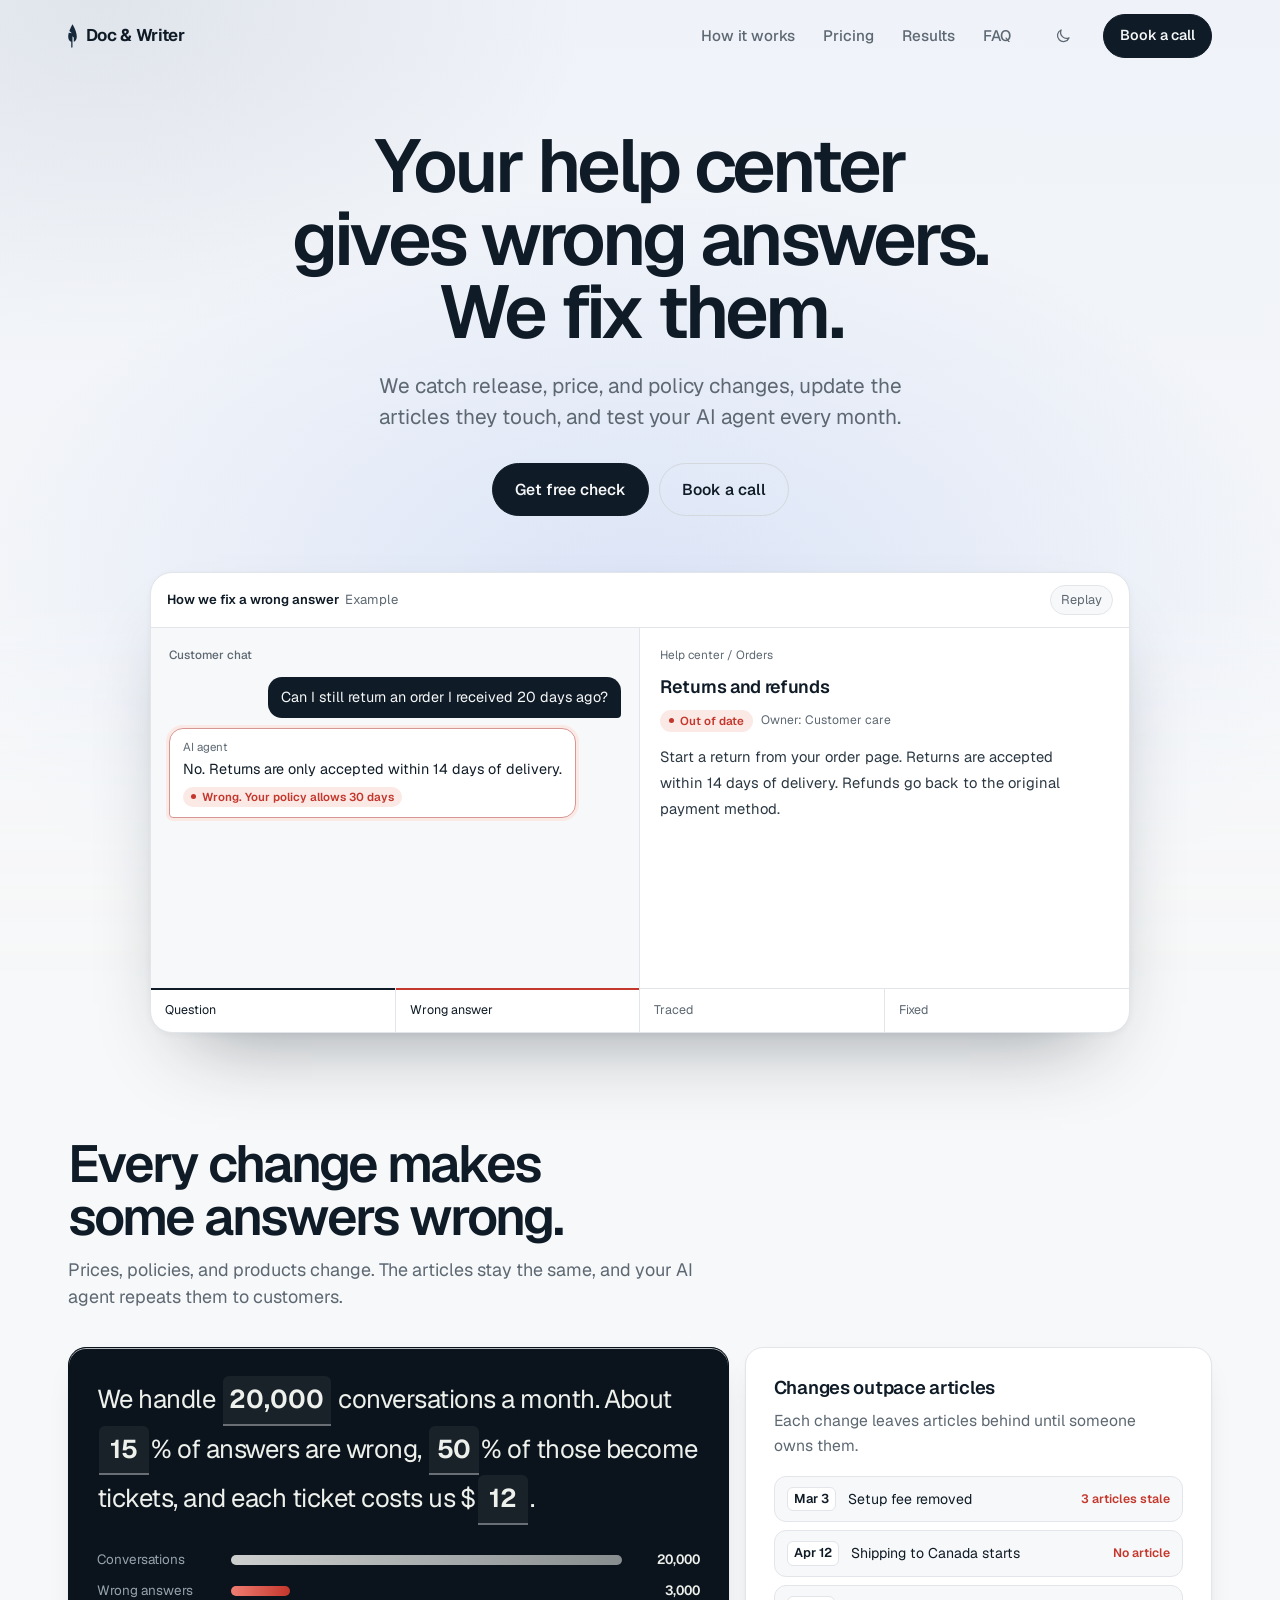
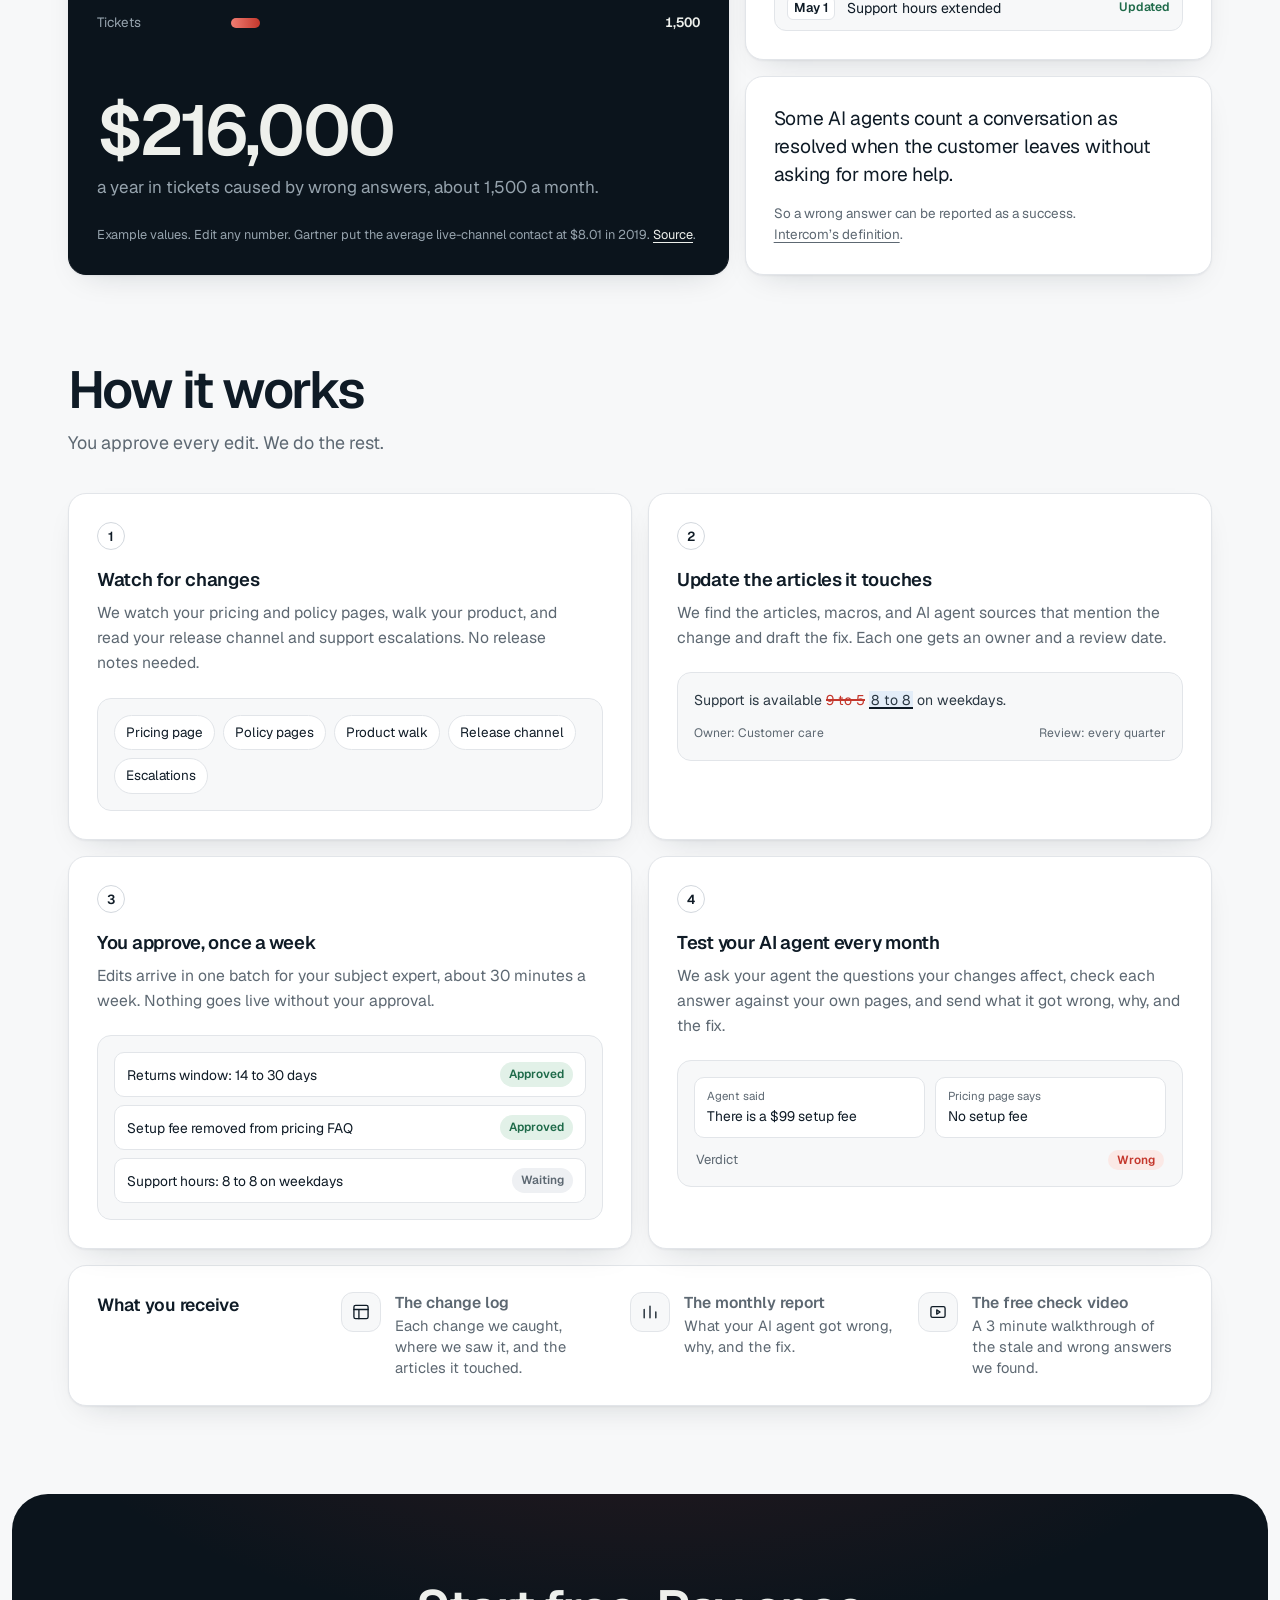
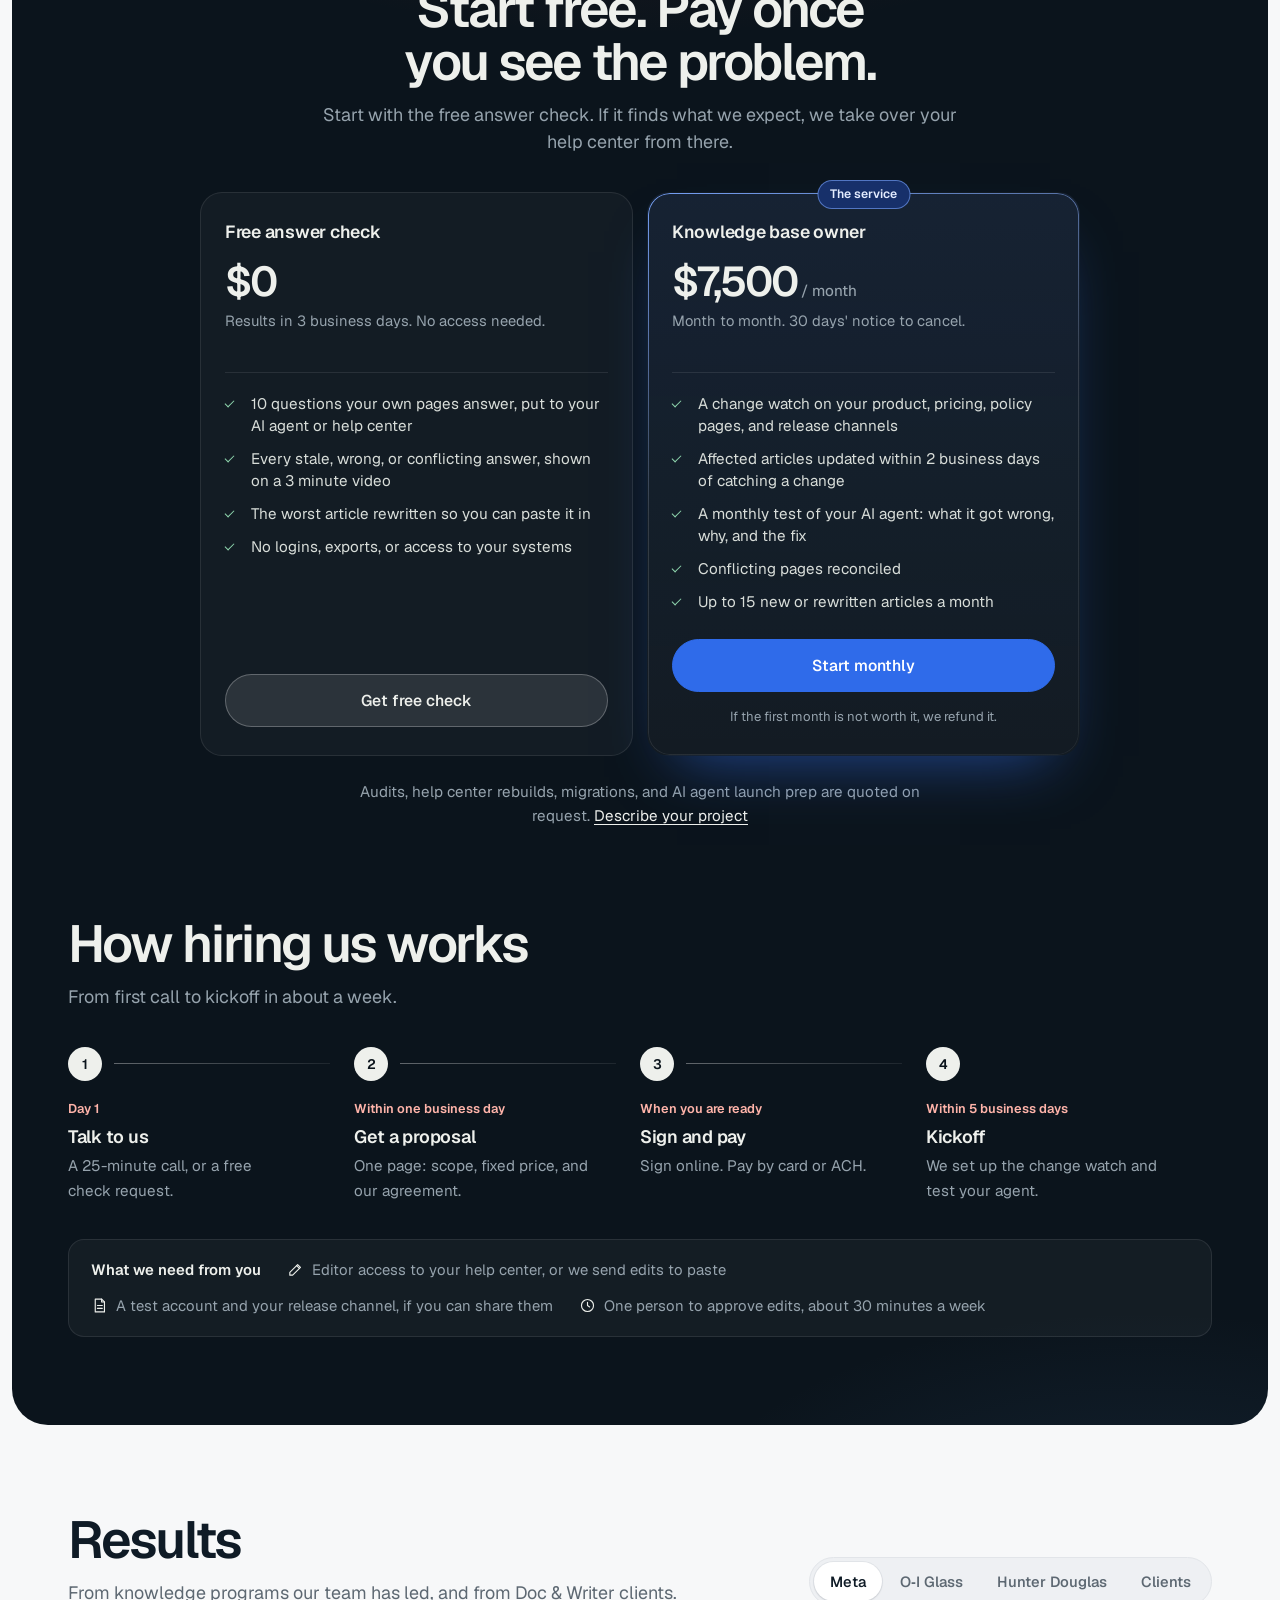
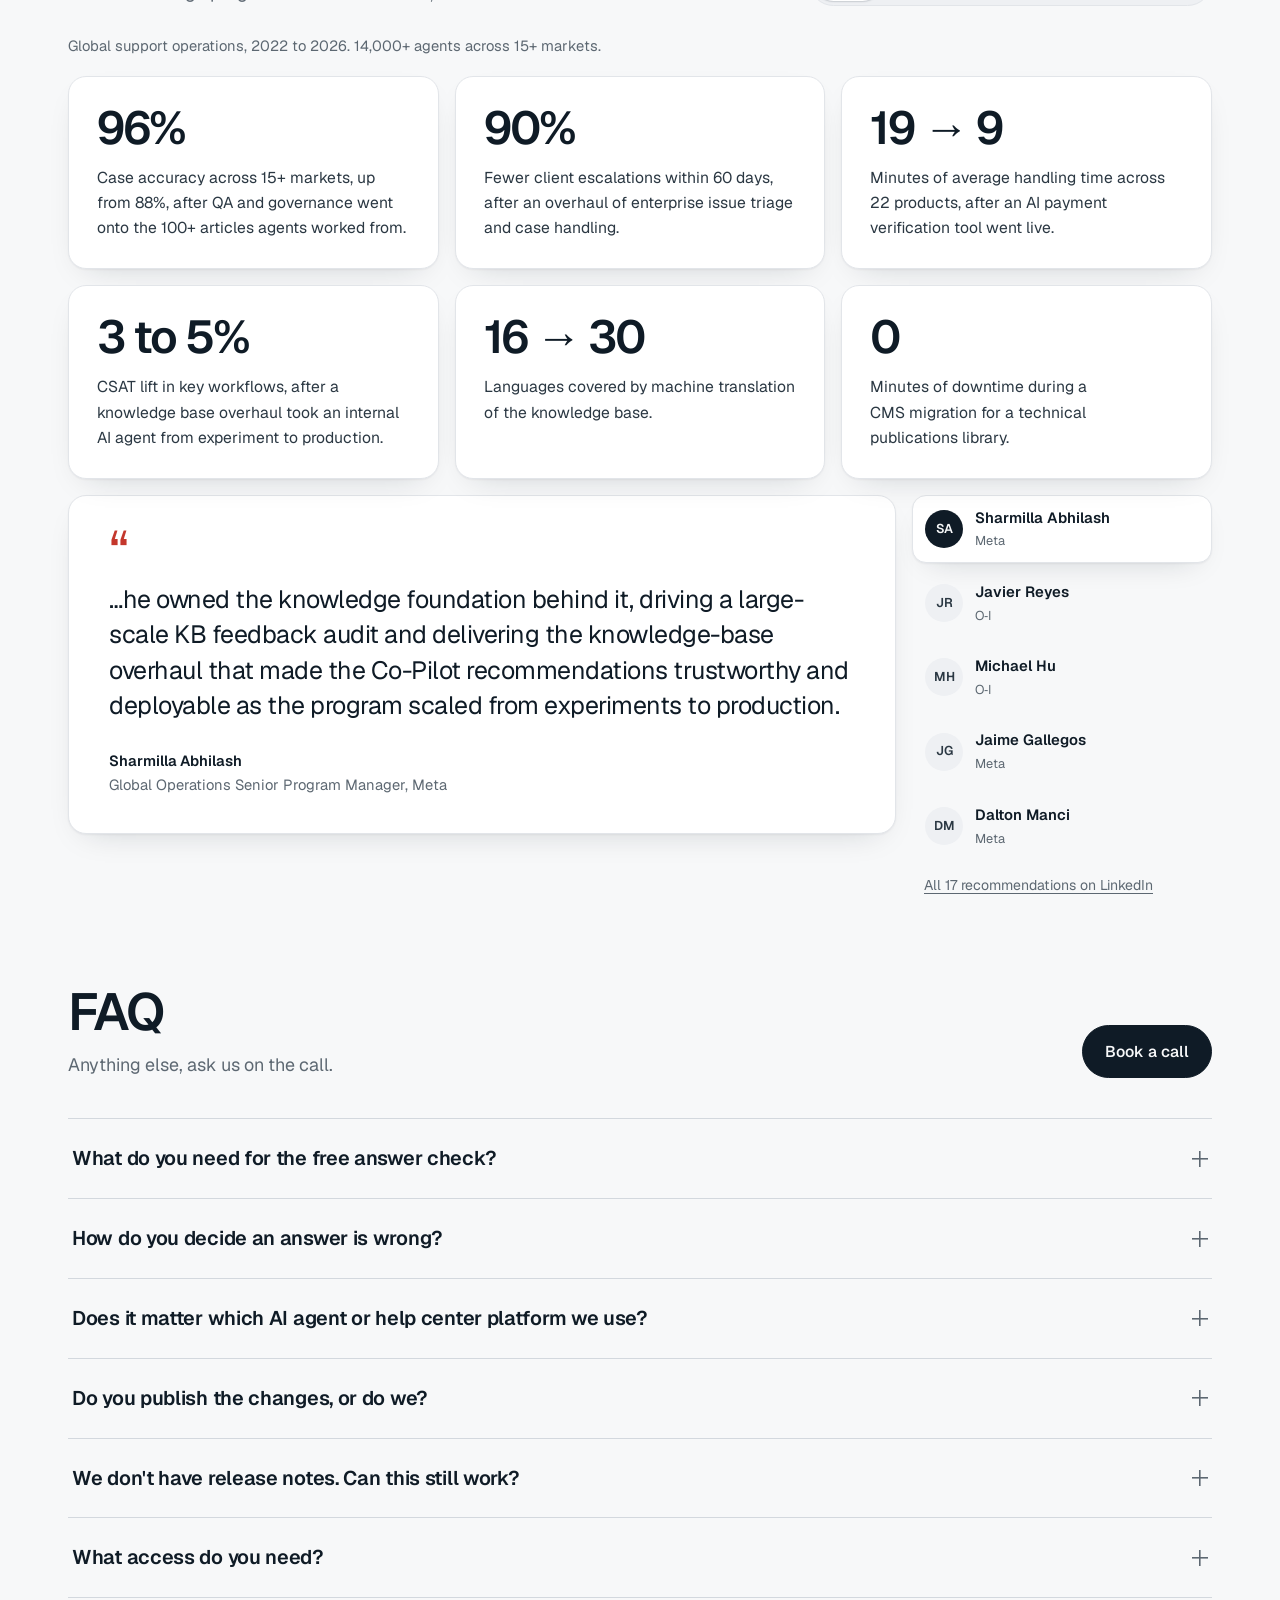
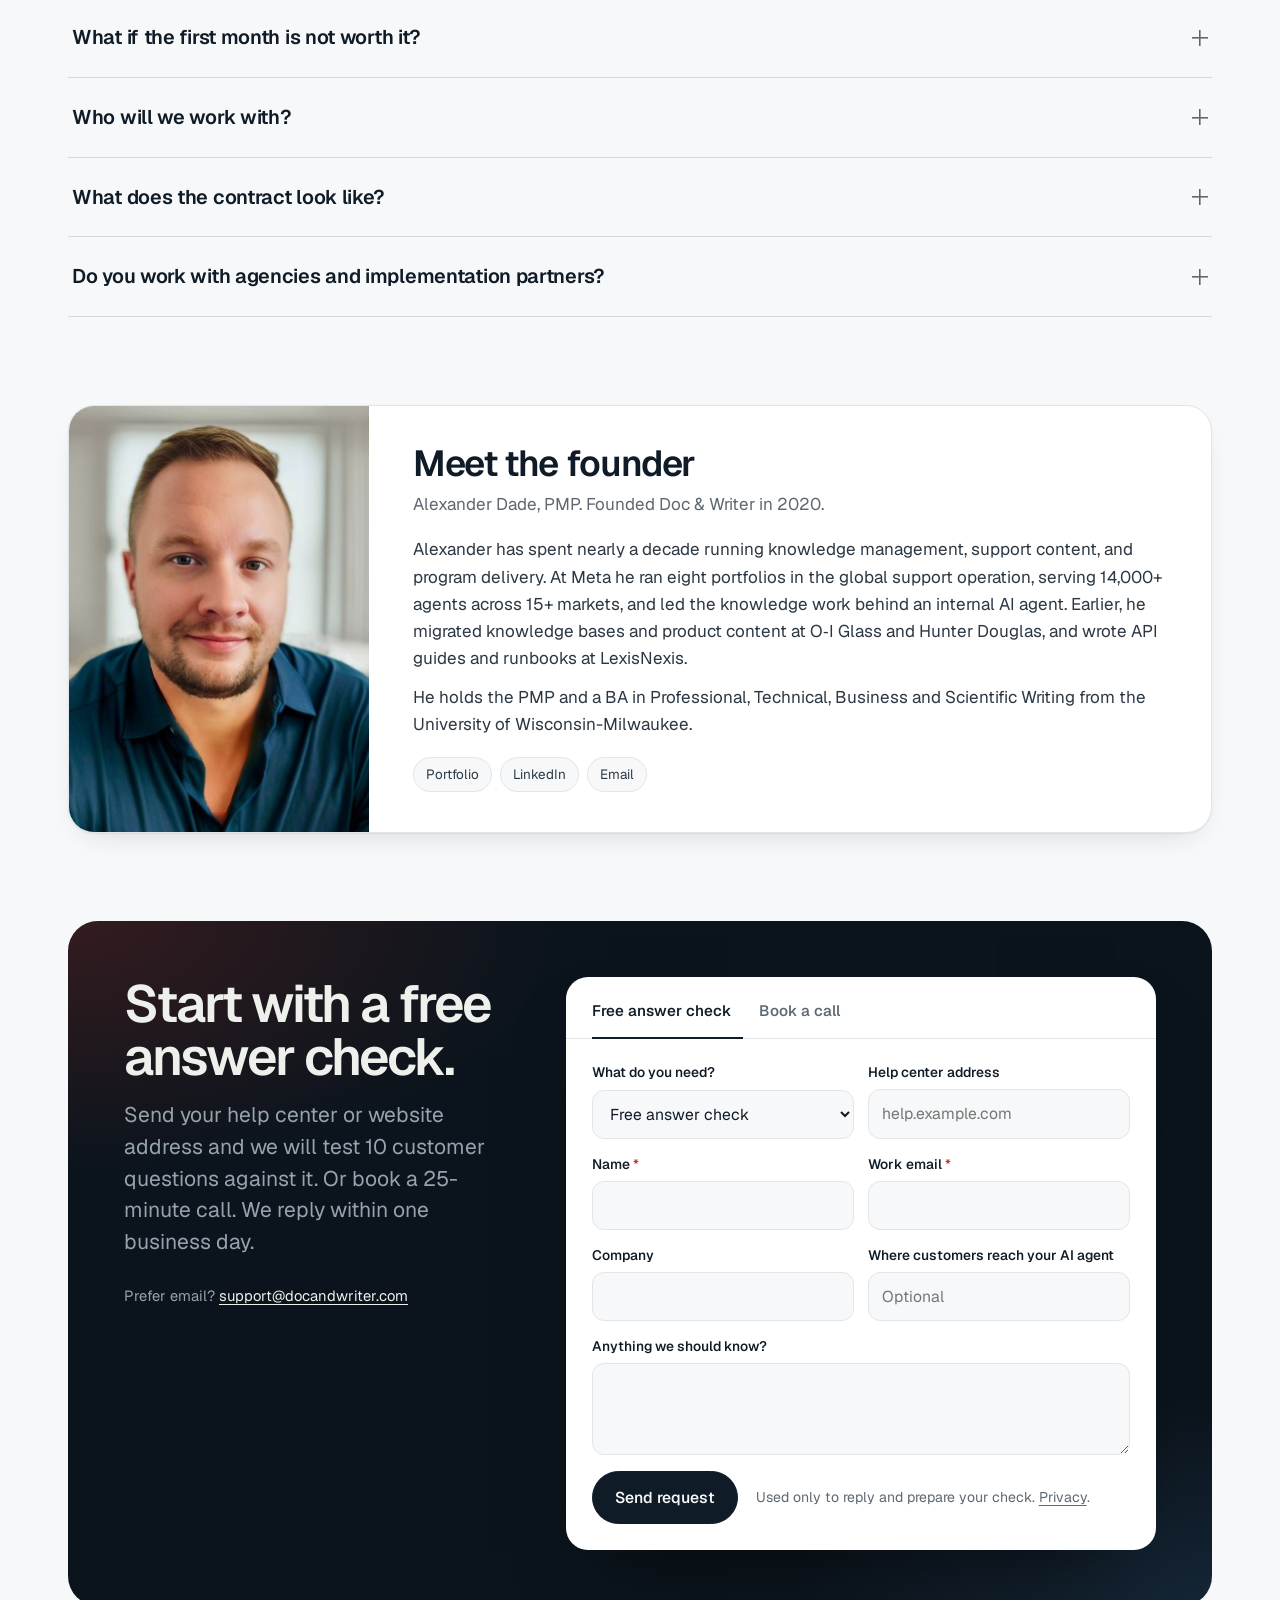
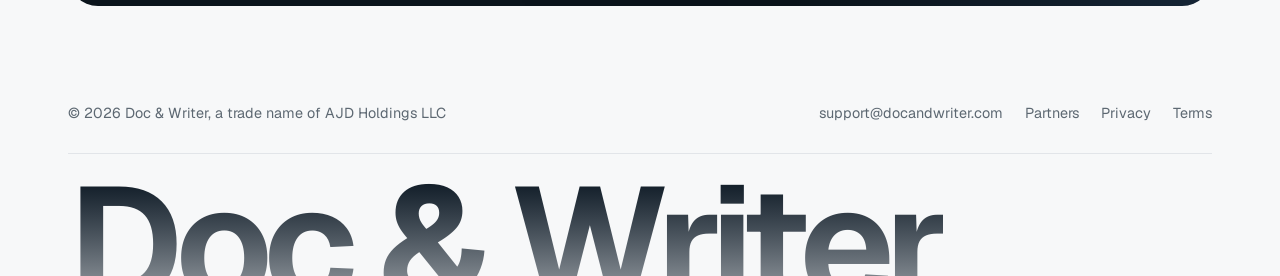
<file: index.html>
<!doctype html>
<html lang="en">
<head>
<meta charset="utf-8">
<meta name="viewport" content="width=device-width, initial-scale=1">
<title>Doc &amp; Writer | Keep your help center and AI agent current</title>
<meta name="description" content="Doc &amp; Writer keeps your help center and AI agent current. We catch release, price, and policy changes, update the articles they touch, and test your agent every month. Free answer check.">
<link rel="canonical" href="https://www.docandwriter.com/">
<meta property="og:type" content="website">
<meta property="og:site_name" content="Doc &amp; Writer">
<meta property="og:title" content="Doc &amp; Writer | Keep your help center and AI agent current">
<meta property="og:description" content="Doc &amp; Writer keeps your help center and AI agent current. We catch release, price, and policy changes, update the articles they touch, and test your agent every month. Free answer check.">
<meta property="og:url" content="https://www.docandwriter.com/">
<meta property="og:image" content="https://www.docandwriter.com/assets/img/og-image.png">
<meta name="twitter:card" content="summary_large_image">
<meta name="theme-color" content="#f5f6f3">
<link rel="icon" href="/favicon.svg" type="image/svg+xml">
<link rel="apple-touch-icon" href="/assets/img/apple-touch-icon.png">
<link rel="preload" href="/assets/fonts/geist.woff2" as="font" type="font/woff2" crossorigin>
<link rel="stylesheet" href="/assets/site.css">
<script>try{var t=localStorage.getItem('dw-theme');if(t)document.documentElement.setAttribute('data-theme',t)}catch(e){}</script>
<script src="https://assets.calendly.com/assets/external/widget.js" async></script>
<script type="application/ld+json">{
 "@context": "https://schema.org",
 "@graph": [
  {
   "@type": "ProfessionalService",
   "@id": "https://www.docandwriter.com/#organization",
   "name": "Doc & Writer",
   "legalName": "AJD Holdings LLC",
   "url": "https://www.docandwriter.com/",
   "logo": "https://www.docandwriter.com/assets/img/logo-512.png",
   "image": "https://www.docandwriter.com/assets/img/og-image.png",
   "email": "support@docandwriter.com",
   "foundingDate": "2020",
   "description": "Doc & Writer keeps help centers and AI support agents current: we catch release, price, and policy changes, update the articles they touch, and test the AI agent every month.",
   "areaServed": {
    "@type": "Country",
    "name": "United States"
   },
   "address": {
    "@type": "PostalAddress",
    "addressRegion": "CA",
    "addressCountry": "US"
   },
   "knowsAbout": [
    "Knowledge management",
    "Help center content",
    "AI support agent accuracy",
    "Technical writing",
    "Knowledge base migration",
    "Salesforce Knowledge",
    "DITA XML",
    "Adobe Experience Manager Guides"
   ],
   "founder": {
    "@id": "https://www.docandwriter.com/#alexander-dade"
   },
   "makesOffer": [
    {
     "@type": "Offer",
     "name": "Free answer check",
     "price": 0,
     "priceCurrency": "USD",
     "url": "https://www.docandwriter.com/#pricing"
    },
    {
     "@type": "Offer",
     "name": "Knowledge base owner, monthly",
     "url": "https://www.docandwriter.com/#pricing",
     "priceSpecification": {
      "@type": "UnitPriceSpecification",
      "price": 7500,
      "priceCurrency": "USD",
      "unitText": "MONTH"
     }
    }
   ]
  },
  {
   "@type": "Person",
   "@id": "https://www.docandwriter.com/#alexander-dade",
   "name": "Alexander Dade",
   "honorificSuffix": "PMP",
   "jobTitle": "Founder",
   "worksFor": {
    "@id": "https://www.docandwriter.com/#organization"
   },
   "url": "https://alexanderdade.com/",
   "sameAs": [
    "https://www.linkedin.com/in/alexanderdade/",
    "https://alexanderdade.com/"
   ]
  },
  {
   "@type": "WebSite",
   "@id": "https://www.docandwriter.com/#website",
   "url": "https://www.docandwriter.com/",
   "name": "Doc & Writer",
   "publisher": {
    "@id": "https://www.docandwriter.com/#organization"
   }
  }
 ]
}</script>
<script type="application/ld+json">{
 "@context": "https://schema.org",
 "@type": "FAQPage",
 "mainEntity": [
  {
   "@type": "Question",
   "name": "What do you need for the free answer check?",
   "acceptedAnswer": {
    "@type": "Answer",
    "text": "Your help center address, and where customers reach your AI agent if it is public. We write 10 questions from your public pages, put them to your help center and agent, and check the answers against your own pricing and policy pages. No logins, no data exports, and no access to your systems."
   }
  },
  {
   "@type": "Question",
   "name": "How do you decide an answer is wrong?",
   "acceptedAnswer": {
    "@type": "Answer",
    "text": "We grade each answer against your own published sources: your pricing, your policy pages, and the rest of your help center. When your sources disagree with each other, we flag it and your subject expert makes the call."
   }
  },
  {
   "@type": "Question",
   "name": "Does it matter which AI agent or help center platform we use?",
   "acceptedAnswer": {
    "@type": "Answer",
    "text": "No. We test the agent the way your customers use it and fix the content it reads from. Our team has worked in Salesforce Knowledge, Confluence, SharePoint, Adobe Experience Manager Guides, Heretto, and Git with Markdown."
   }
  },
  {
   "@type": "Question",
   "name": "Do you publish the changes, or do we?",
   "acceptedAnswer": {
    "@type": "Answer",
    "text": "Either. With editor access we publish directly, or we hand you changes ready to paste. Nothing goes live without your approval."
   }
  },
  {
   "@type": "Question",
   "name": "We don't have release notes. Can this still work?",
   "acceptedAnswer": {
    "@type": "Answer",
    "text": "Yes. We watch your pricing and policy pages, walk your product with a test account, and read your support escalations. If you share a release channel or your tickets, we catch changes before launch."
   }
  },
  {
   "@type": "Question",
   "name": "What access do you need?",
   "acceptedAnswer": {
    "@type": "Answer",
    "text": "None to start. With no access we test from the outside and send edits for you to paste. A test account, help center editor access, and a release channel let us catch changes sooner and publish for you."
   }
  },
  {
   "@type": "Question",
   "name": "What if the first month is not worth it?",
   "acceptedAnswer": {
    "@type": "Answer",
    "text": "Tell us, and we refund it."
   }
  },
  {
   "@type": "Question",
   "name": "Who will we work with?",
   "acceptedAnswer": {
    "@type": "Answer",
    "text": "One senior knowledge lead runs your account from the first call through every monthly review, and all work is reviewed before it reaches you."
   }
  },
  {
   "@type": "Question",
   "name": "What does the contract look like?",
   "acceptedAnswer": {
    "@type": "Answer",
    "text": "A short services agreement and a one-page scope. We sign your NDA or provide ours. The service runs month to month; cancel with 30 days' notice."
   }
  },
  {
   "@type": "Question",
   "name": "Do you work with agencies and implementation partners?",
   "acceptedAnswer": {
    "@type": "Answer",
    "text": "Yes, as a subcontractor or through referrals. See our partner page."
   }
  }
 ]
}</script>
</head>
<body>
<a class="skip" href="#main">Skip to content</a>
<header class="mast">
  <div class="bar">
    <a class="brand" href="/" aria-label="Doc &amp; Writer home"><img src="/assets/img/logo.svg" alt="" width="9" height="24"><span>Doc &amp; Writer</span></a>
    <nav class="nav" aria-label="Main"><a href="#how">How it works</a><a href="#pricing">Pricing</a><a href="#results">Results</a><a href="#faq">FAQ</a></nav>
    <button class="theme" id="theme" type="button" aria-label="Switch light or dark mode"><svg viewBox="0 0 24 24" fill="none" stroke="currentColor" stroke-width="1.7" stroke-linecap="round" stroke-linejoin="round" aria-hidden="true"><path d="M20 14.5A8 8 0 0 1 9.5 4a8 8 0 1 0 10.5 10.5z"/></svg></button>
    <a class="btn btn-sm" href="#book" data-tab-target="tab-book">Book a call</a>
    <details class="menu"><summary aria-label="Menu"><svg class="i-open" viewBox="0 0 24 24" aria-hidden="true"><path d="M4 8h16M4 16h16"/></svg><svg class="i-close" viewBox="0 0 24 24" aria-hidden="true"><path d="M6 6l12 12M18 6L6 18"/></svg></summary><nav aria-label="Main"><a href="#how">How it works</a><a href="#pricing">Pricing</a><a href="#results">Results</a><a href="#faq">FAQ</a><a class="btn" href="#book" data-tab-target="tab-book">Book a call</a></nav></details>
  </div>
</header>
<main id="main">
<section class="hero">
  <div class="wrap">
    <h1>Your help center gives wrong answers. We fix them.</h1>
    <div class="hero-copy">
      <p class="lede">We catch release, price, and policy changes, update the articles they touch, and test your AI agent every month.</p>
      <div class="actions"><a class="btn" href="#contact" data-tab-target="tab-check" data-type="Free answer check">Get free check</a><a class="btn btn-ghost" href="#contact" data-tab-target="tab-book">Book a call</a></div>
    </div>
    <div class="demo" id="demo" data-nosnippet role="img" aria-label="Example: an AI agent gives a wrong answer about the return window, we trace it to an outdated help article, correct the article, and the agent answers correctly.">
      <div class="demo-top"><span><b>How we fix a wrong answer</b>&nbsp;&nbsp;Example</span><button class="replay" id="d-replay" type="button">Replay</button></div>
      <div class="demo-body">
        <div class="chat">
          <div class="pane-label">Customer chat</div>
          <div class="bub user" id="d-user">Can I still return an order I received 20 days ago?</div>
          <div class="bub bot" id="d-typing"><small>AI agent</small><span class="typing"><i></i><i></i><i></i></span></div>
          <div class="bub bot bad" id="d-wrong" hidden><small>AI agent</small>No. Returns are only accepted within 14 days of delivery.<br><span class="tag bad">Wrong. Your policy allows 30 days</span></div>
          <div class="bub bot good" id="d-right"><small>AI agent, after the fix</small>Yes. You can return it within 30 days of delivery. Start the return from your order page.<br><span class="tag good">Matches your return policy</span></div>
        </div>
        <div class="doc" id="d-doc">
          <div class="crumb">Help center / Orders</div>
          <h4>Returns and refunds</h4>
          <div class="meta"><span class="pill bad" id="d-pill-bad">Out of date</span><span class="pill good" id="d-pill-good" hidden>Verified</span><span>Owner: Customer care</span></div>
          <p>Start a return from your order page. <span class="hl" id="d-hl"><span class="orig">Returns are accepted within 14 days of delivery.</span><span class="fx">Returns are accepted within <del>14</del> <ins>30</ins> days of delivery.</span></span> Refunds go back to the original payment method.</p>
          <div class="note" id="d-note"><b>Traced.</b> The agent answered from this article, last reviewed 14 months ago. Your return policy page says 30 days.</div>
        </div>
      </div>
      <div class="steps-bar" aria-hidden="true"><span>Question</span><span class="red">Wrong answer</span><span class="red">Traced</span><span>Fixed</span></div>
    </div>
  </div>
</section>

<section class="section" id="problem">
  <div class="wrap">
    <div class="head">
      <h2>Every change makes some answers wrong.</h2>
      <p>Prices, policies, and products change. The articles stay the same, and your AI agent repeats them to customers.</p>
    </div>
    <div class="bento">
      <form class="tile calc s7 r2" id="cost-calc" data-nosnippet onsubmit="return false" aria-label="Cost of wrong answers">
        <p class="mad">We handle <label class="sr" for="c-volume">Conversations a month</label><input class="w5" id="c-volume" inputmode="numeric" value="20,000"> conversations a month. About <label class="sr" for="c-wrong">Percent of answers that are wrong</label><input class="w2" id="c-wrong" inputmode="decimal" value="15">% of answers are wrong, <label class="sr" for="c-escalate">Percent of wrong answers that become tickets</label><input class="w2" id="c-escalate" inputmode="decimal" value="50">% of those become tickets, and each ticket costs us $<label class="sr" for="c-cost">Cost per ticket in dollars</label><input class="w2" id="c-cost" inputmode="decimal" value="12">.</p>
        <div class="funnel" aria-hidden="true">
          <div><span>Conversations</span><i style="--w:100%"></i><em id="f-conv">20,000</em></div>
          <div><span>Wrong answers</span><i class="r" id="f-wrong-bar" style="--w:15%"></i><em id="f-wrong">3,000</em></div>
          <div><span>Tickets</span><i class="r" id="f-tix-bar" style="--w:7.5%"></i><em id="f-tix">1,500</em></div>
        </div>
        <div class="out" aria-live="polite"><b id="o-yearly">$216,000</b><span>a year in tickets caused by wrong answers, about <span id="o-tickets">1,500</span> a month.</span></div>
        <p class="src">Example values. Edit any number. Gartner put the average live-channel contact at $8.01 in 2019. <a href="https://www.gartner.com/en/newsroom/press-releases/2019-09-25-gartner-says-only-9--of-customers-report-solving-thei">Source</a>.</p>
      </form>
      <div class="tile s5">
        <h3>Changes outpace articles</h3>
        <p>Each change leaves articles behind until someone owns them.</p>
        <ul class="log" data-nosnippet>
          <li><code>Mar 3</code><span>Setup fee removed</span><span class="x">3 articles stale</span></li>
          <li><code>Apr 12</code><span>Shipping to Canada starts</span><span class="x">No article</span></li>
          <li><code>May 1</code><span>Support hours extended</span><span class="ok">Updated</span></li>
        </ul>
      </div>
      <div class="tile s5 quote-tile">
        <blockquote>Some AI agents count a conversation as resolved when the customer leaves without asking for more help.</blockquote>
        <p class="src">So a wrong answer can be reported as a success. <a href="https://intercom.com/help/en/articles/8205718-fin-ai-agent-resolutions">Intercom&rsquo;s definition</a>.</p>
      </div>
    </div>
  </div>
</section>

<section class="section" id="how" style="padding-top:0">
  <div class="wrap">
    <div class="head">
      <h2>How it works</h2>
      <p>You approve every edit. We do the rest.</p>
    </div>
    <div class="mtabs" role="group" aria-label="Steps" data-for="how-steps"><button type="button" aria-pressed="true">Watch</button><button type="button" aria-pressed="false">Update</button><button type="button" aria-pressed="false">Approve</button><button type="button" aria-pressed="false">Test</button></div>
    <div class="bento" id="how-steps">
      <div class="tile s6 m-item m-on"><span class="step-n">1</span><h3>Watch for changes</h3><p>We watch your pricing and policy pages, walk your product, and read your release channel and support escalations. No release notes needed.</p>
        <div data-nosnippet class="viz chips"><span>Pricing page</span><span>Policy pages</span><span>Product walk</span><span>Release channel</span><span>Escalations</span></div></div>
      <div class="tile s6 m-item"><span class="step-n">2</span><h3>Update the articles it touches</h3><p>We find the articles, macros, and AI agent sources that mention the change and draft the fix. Each one gets an owner and a review date.</p>
        <div data-nosnippet class="viz mini-doc">Support is available <del>9 to 5</del> <ins>8 to 8</ins> on weekdays.<div class="who"><span>Owner: Customer care</span><span>Review: every quarter</span></div></div></div>
      <div class="tile s6 m-item"><span class="step-n">3</span><h3>You approve, once a week</h3><p>Edits arrive in one batch for your subject expert, about 30 minutes a week. Nothing goes live without your approval.</p>
        <div data-nosnippet class="viz approve"><div>Returns window: 14 to 30 days<em>Approved</em></div><div>Setup fee removed from pricing FAQ<em>Approved</em></div><div>Support hours: 8 to 8 on weekdays<em class="wait">Waiting</em></div></div></div>
      <div class="tile s6 m-item"><span class="step-n">4</span><h3>Test your AI agent every month</h3><p>We ask your agent the questions your changes affect, check each answer against your own pages, and send what it got wrong, why, and the fix.</p>
        <div data-nosnippet class="viz cmp"><div><small>Agent said</small>There is a $99 setup fee</div><div><small>Pricing page says</small>No setup fee</div><div class="v"><span>Verdict</span><span class="verdict v-wrong">Wrong</span></div></div></div>
    </div>
    <div class="receive">
      <h3>What you receive</h3>
      <ul>
        <li><svg viewBox="0 0 24 24" aria-hidden="true"><rect x="3.5" y="4" width="17" height="16" rx="2"/><path d="M3.5 9h17M9.5 9v11"/></svg><span><b>The change log</b>Each change we caught, where we saw it, and the articles it touched.</span></li>
        <li><svg viewBox="0 0 24 24" aria-hidden="true"><path d="M5 19V9M12 19V5M19 19v-7"/></svg><span><b>The monthly report</b>What your AI agent got wrong, why, and the fix.</span></li>
        <li><svg viewBox="0 0 24 24" aria-hidden="true"><rect x="3.5" y="5.5" width="17" height="13" rx="2"/><path d="M10.5 9.5l4 2.5-4 2.5z"/></svg><span><b>The free check video</b>A 3 minute walkthrough of the stale and wrong answers we found.</span></li>
      </ul>
    </div>
  </div>
</section>

<section class="dark" id="pricing">
  <div class="section">
    <div class="wrap">
      <div class="head center">
        <h2>Start free. Pay once you see the problem.</h2>
        <p>Start with the free answer check. If it finds what we expect, we take over your help center from there.</p>
      </div>
      <div class="mtabs on-dark" role="group" aria-label="Plans" data-for="plan-list"><button type="button" aria-pressed="false">Free check</button><button type="button" aria-pressed="true">Monthly</button></div>
      <div class="plans two" id="plan-list">
        <div class="plan m-item">
          <h3>Free answer check</h3>
          <p class="price">$0</p>
          <p class="term">Results in 3 business days. No access needed.</p>
          <ul>
            <li>10 questions your own pages answer, put to your AI agent or help center</li>
            <li>Every stale, wrong, or conflicting answer, shown on a 3 minute video</li>
            <li>The worst article rewritten so you can paste it in</li>
            <li>No logins, exports, or access to your systems</li>
          </ul>
          <a class="btn btn-line" href="#contact" data-tab-target="tab-check" data-type="Free answer check">Get free check</a>
        </div>
        <div class="plan pick m-item m-on">
          <span class="flag">The service</span>
          <h3>Knowledge base owner</h3>
          <p class="price">$7,500<small>/ month</small></p>
          <p class="term">Month to month. 30 days' notice to cancel.</p>
          <ul>
            <li>A change watch on your product, pricing, policy pages, and release channels</li>
            <li>Affected articles updated within 2 business days of catching a change</li>
            <li>A monthly test of your AI agent: what it got wrong, why, and the fix</li>
            <li>Conflicting pages reconciled</li>
            <li>Up to 15 new or rewritten articles a month</li>
          </ul>
          <a class="btn btn-light" href="#contact" data-tab-target="tab-check" data-type="Monthly service">Start monthly</a>
          <p class="note">If the first month is not worth it, we refund it.</p>
        </div>
      </div>
      <p class="plans-more">Audits, help center rebuilds, migrations, and AI agent launch prep are quoted on request. <a href="#contact" data-tab-target="tab-check" data-type="A one-time project">Describe your project</a></p>
      <div class="hire" id="start">
        <div class="head">
          <h2>How hiring us works</h2>
          <p>From first call to kickoff in about a week.</p>
        </div>
        <ol class="track">
          <li><div class="node"><span class="dot">1</span><span class="line"></span></div><span class="when">Day 1</span><h3>Talk to us</h3><p>A 25-minute call, or a free check request.</p></li>
          <li><div class="node"><span class="dot">2</span><span class="line"></span></div><span class="when">Within one business day</span><h3>Get a proposal</h3><p>One page: scope, fixed price, and our agreement.</p></li>
          <li><div class="node"><span class="dot">3</span><span class="line"></span></div><span class="when">When you are ready</span><h3>Sign and pay</h3><p>Sign online. Pay by card or ACH.</p></li>
          <li><div class="node"><span class="dot">4</span><span class="line"></span></div><span class="when">Within 5 business days</span><h3>Kickoff</h3><p>We set up the change watch and test your agent.</p></li>
        </ol>
        <div class="needs"><b>What we need from you</b>
          <span><svg viewBox="0 0 24 24" aria-hidden="true"><path d="M4 20h4L19 9l-4-4L4 16z"/><path d="M13.5 6.5l4 4"/></svg>Editor access to your help center, or we send edits to paste</span>
          <span><svg viewBox="0 0 24 24" aria-hidden="true"><path d="M6 3h9l4 4v14H6z"/><path d="M15 3v4h4M9 12h7M9 16h7"/></svg>A test account and your release channel, if you can share them</span>
          <span><svg viewBox="0 0 24 24" aria-hidden="true"><circle cx="12" cy="12" r="8.5"/><path d="M12 7.5V12l3 2"/></svg>One person to approve edits, about 30 minutes a week</span>
        </div>
      </div>
    </div>
  </div>
</section>

<section class="section" id="results">
  <div class="wrap">
    <div class="tabs-top">
      <div class="head" style="margin:0">
        <h2>Results</h2>
        <p>From knowledge programs our team has led, and from Doc &amp; Writer clients.</p>
      </div>
      <div class="seg" role="tablist" aria-label="Results by organization">
        <button role="tab" id="t-meta" aria-controls="p-meta" aria-selected="true">Meta</button>
        <button role="tab" id="t-oi" aria-controls="p-oi" aria-selected="false" tabindex="-1">O&#8209;I Glass</button>
        <button role="tab" id="t-hd" aria-controls="p-hd" aria-selected="false" tabindex="-1">Hunter Douglas</button>
        <button role="tab" id="t-cl" aria-controls="p-cl" aria-selected="false" tabindex="-1">Clients</button>
      </div>
    </div>
    <div class="tabpanel res-grid" role="tabpanel" id="p-meta" aria-labelledby="t-meta">
      <p class="ctx">Global support operations, 2022 to 2026. 14,000+ agents across 15+ markets.</p>
      <div class="tile"><b class="big">96%</b><p>Case accuracy across 15+ markets, up from 88%, after QA and governance went onto the 100+ articles agents worked from.</p></div>
      <div class="tile"><b class="big">90%</b><p>Fewer client escalations within 60 days, after an overhaul of enterprise issue triage and case handling.</p></div>
      <div class="tile"><b class="big">19 &rarr; 9</b><p>Minutes of average handling time across 22 products, after an AI payment verification tool went live.</p></div>
      <div class="tile"><b class="big">3 to 5%</b><p>CSAT lift in key workflows, after a knowledge base overhaul took an internal AI agent from experiment to production.</p></div>
      <div class="tile"><b class="big">16 &rarr; 30</b><p>Languages covered by machine translation of the knowledge base.</p></div>
      <div class="tile"><b class="big">0</b><p>Minutes of downtime during a CMS migration for a technical publications library.</p></div>
    </div>
    <div class="tabpanel res-grid" role="tabpanel" id="p-oi" aria-labelledby="t-oi" hidden>
      <p class="ctx">A $250M R&amp;D program across three plants.</p>
      <div class="tile"><b class="big">5x</b><p>Knowledge base adoption after a migration with single sign-on for 10,000+ users.</p></div>
      <div class="tile"><b class="big">900+</b><p>Standard operating procedures authored and governed as the single source of truth for operations.</p></div>
      <div class="tile"><b class="big">35%</b><p>Faster onboarding for new engineers, with Microsoft Copilot rolled out to 300 of them.</p></div>
      <div class="tile"><b class="big">25 &rarr; 4</b><p>Days on project timelines, after a QA validation standard the organization adopted.</p></div>
      <div class="tile"><b class="big">8 hrs</b><p>Saved each week per person across a 12-person IT team, after a new ticket intake standard.</p></div>
      <div class="tile"><b class="big">2</b><p>Production site launches, carried from lab experiments through commissioning.</p></div>
    </div>
    <div class="tabpanel res-grid" role="tabpanel" id="p-hd" aria-labelledby="t-hd" hidden>
      <p class="ctx">Product content, 2020 to 2021.</p>
      <div class="tile"><b class="big">3 &rarr; 1,000s</b><p>From 3 pilot sites to thousands of dealers working from the same product, installation, and training content.</p></div>
      <div class="tile"><b class="big">12</b><p>Product lines migrated to Adobe Experience Manager Guides.</p></div>
      <div class="tile"><b class="big">1 source</b><p>Product, installation, and training content published from a single source.</p></div>
    </div>
    <div class="tabpanel res-grid" role="tabpanel" id="p-cl" aria-labelledby="t-cl" hidden>
      <p class="ctx">Doc &amp; Writer clients since 2020.</p>
      <div class="tile"><b class="big">30%</b><p>Faster client setup at AIRBOX, from standardized UL and EPA compliance protocols.</p></div>
      <div class="tile"><h3>Bankers&rsquo; Bank of the West</h3><p>An IT knowledge base with an owner for every protocol and automated quarterly, semiannual, and annual accuracy reviews.</p></div>
      <div class="tile"><h3>Idomoo and Mozilla</h3><p>Engineering documentation moved to Git and Markdown at Idomoo, and API and SDK documentation edits for MDN.</p></div>
    </div>

    <div class="voices">
      <div>
        <figure class="voice" role="tabpanel" id="p-v1" aria-labelledby="t-v1"><blockquote>&hellip;he owned the knowledge foundation behind it, driving a large-scale KB feedback audit and delivering the knowledge-base overhaul that made the Co-Pilot recommendations trustworthy and deployable as the program scaled from experiments to production.</blockquote><figcaption><strong>Sharmilla Abhilash</strong>Global Operations Senior Program Manager, Meta</figcaption></figure>
        <figure class="voice" role="tabpanel" id="p-v2" aria-labelledby="t-v2" hidden><blockquote>His collaborative approach was essential to expedite the adoption of CCMS and LMS programs that were new for the glass manufacturing environment.</blockquote><figcaption><strong>Javier Reyes, MSc, PMP</strong>Project Planning Director, O&#8209;I</figcaption></figure>
        <figure class="voice" role="tabpanel" id="p-v3" aria-labelledby="t-v3" hidden><blockquote>He effectively gathered information from various parties and distilled complex topics into easy to understand documents which were used across continents.</blockquote><figcaption><strong>Michael Hu</strong>Technology Licensing Lead, O&#8209;I</figcaption></figure>
        <figure class="voice" role="tabpanel" id="p-v4" aria-labelledby="t-v4" hidden><blockquote>One of Alexander&rsquo;s standout strengths is his mastery of timelines and dependencies. He orchestrates multiple moving parts with precision, ensuring that projects stay on track and stakeholders remain aligned.</blockquote><figcaption><strong>Jaime Gallegos</strong>Program Manager, Meta</figcaption></figure>
        <figure class="voice" role="tabpanel" id="p-v5" aria-labelledby="t-v5" hidden><blockquote>I had the pleasure of managing Alexander directly for 8 months and was more than pleased with his skill and thought leadership.</blockquote><figcaption><strong>Dalton Manci</strong>AI Learning &amp; Knowledge Technology Architect, Meta</figcaption></figure>
      </div>
      <div class="people" role="tablist" aria-orientation="vertical" aria-label="Recommendations">
          <button role="tab" id="t-v1" aria-controls="p-v1" aria-selected="true"><i>SA</i><b>Sharmilla Abhilash</b><span>Meta</span></button>
          <button role="tab" id="t-v2" aria-controls="p-v2" aria-selected="false" tabindex="-1"><i>JR</i><b>Javier Reyes</b><span>O&#8209;I</span></button>
          <button role="tab" id="t-v3" aria-controls="p-v3" aria-selected="false" tabindex="-1"><i>MH</i><b>Michael Hu</b><span>O&#8209;I</span></button>
          <button role="tab" id="t-v4" aria-controls="p-v4" aria-selected="false" tabindex="-1"><i>JG</i><b>Jaime Gallegos</b><span>Meta</span></button>
          <button role="tab" id="t-v5" aria-controls="p-v5" aria-selected="false" tabindex="-1"><i>DM</i><b>Dalton Manci</b><span>Meta</span></button>
        <a href="https://www.linkedin.com/in/alexanderdade/details/recommendations/">All 17 recommendations on LinkedIn</a>
      </div>
    </div>
  </div>
</section>

<section class="section" id="faq" style="padding-top:0">
  <div class="wrap">
    <div class="faq-top">
      <div class="head" style="margin:0"><h2>FAQ</h2><p>Anything else, ask us on the call.</p></div>
      <a class="btn" href="#contact" data-tab-target="tab-book">Book a call</a>
    </div>
    <div class="faq">
        <details><summary>What do you need for the free answer check?</summary><p>Your help center address, and where customers reach your AI agent if it is public. We write 10 questions from your public pages, put them to your help center and agent, and check the answers against your own pricing and policy pages. No logins, no data exports, and no access to your systems.</p></details>
        <details><summary>How do you decide an answer is wrong?</summary><p>We grade each answer against your own published sources: your pricing, your policy pages, and the rest of your help center. When your sources disagree with each other, we flag it and your subject expert makes the call.</p></details>
        <details><summary>Does it matter which AI agent or help center platform we use?</summary><p>No. We test the agent the way your customers use it and fix the content it reads from. Our team has worked in Salesforce Knowledge, Confluence, SharePoint, Adobe Experience Manager Guides, Heretto, and Git with Markdown.</p></details>
        <details><summary>Do you publish the changes, or do we?</summary><p>Either. With editor access we publish directly, or we hand you changes ready to paste. Nothing goes live without your approval.</p></details>
        <details><summary>We don't have release notes. Can this still work?</summary><p>Yes. We watch your pricing and policy pages, walk your product with a test account, and read your support escalations. If you share a release channel or your tickets, we catch changes before launch.</p></details>
        <details><summary>What access do you need?</summary><p>None to start. With no access we test from the outside and send edits for you to paste. A test account, help center editor access, and a release channel let us catch changes sooner and publish for you.</p></details>
        <details><summary>What if the first month is not worth it?</summary><p>Tell us, and we refund it.</p></details>
        <details><summary>Who will we work with?</summary><p>One senior knowledge lead runs your account from the first call through every monthly review, and all work is reviewed before it reaches you.</p></details>
        <details><summary>What does the contract look like?</summary><p>A short services agreement and a one-page scope. We sign your NDA or provide ours. The service runs month to month; cancel with 30 days' notice.</p></details>
        <details><summary>Do you work with agencies and implementation partners?</summary><p>Yes, as a subcontractor or through referrals. See <a href="/partners">our partner page</a>.</p></details>
    </div>
  </div>
</section>

<section class="section" id="about" style="padding-top:0">
  <div class="wrap">
    <div class="founder" id="alexander-dade">
      <img src="/assets/img/alexander-dade-560.jpg" alt="Alexander Dade" width="560" height="560">
      <div class="body">
        <h2>Meet the founder</h2>
        <p class="role">Alexander Dade, PMP. Founded Doc &amp; Writer in 2020.</p>
        <p>Alexander has spent nearly a decade running knowledge management, support content, and program delivery. At Meta he ran eight portfolios in the global support operation, serving 14,000+ agents across 15+ markets, and led the knowledge work behind an internal AI agent. Earlier, he migrated knowledge bases and product content at O&#8209;I Glass and Hunter Douglas, and wrote API guides and runbooks at LexisNexis.</p>
        <p>He holds the PMP and a BA in Professional, Technical, Business and Scientific Writing from the University of Wisconsin-Milwaukee.</p>
        <div class="creds"><a href="https://alexanderdade.com/">Portfolio</a><a href="https://www.linkedin.com/in/alexanderdade/">LinkedIn</a><a href="mailto:alexander@docandwriter.com">Email</a></div>
      </div>
    </div>
  </div>
</section>

<section class="section" id="contact" style="padding-top:0">
  <div class="wrap">
    <div class="cta">
      <div>
        <h2>Start with a free answer check.</h2>
        <p class="lede">Send your help center or website address and we will test 10 customer questions against it. Or book a 25-minute call. We reply within one business day.</p>
        <p class="contact-alt">Prefer email? <a href="mailto:support@docandwriter.com">support@docandwriter.com</a></p>
      </div>
      <div class="panel">
        <div class="panel-tabs" role="tablist" aria-label="Contact options">
          <button role="tab" id="tab-check" aria-controls="p-check" aria-selected="true">Free answer check</button>
          <button role="tab" id="tab-book" aria-controls="p-book" aria-selected="false" tabindex="-1">Book a call</button>
        </div>
        <div role="tabpanel" id="p-check" aria-labelledby="tab-check">
          <form class="form" name="contact" method="POST" action="/thanks" data-netlify="true" netlify-honeypot="company-website">
            <input type="hidden" name="form-name" value="contact">
            <p class="hidden"><label>Leave this empty <input name="company-website"></label></p>
            <div class="two">
              <div class="field"><label for="f-type">What do you need?</label>
                <select id="f-type" name="request_type"><option>Free answer check</option><option>Monthly service</option><option>A one-time project</option><option>Something else</option></select></div>
              <div class="field"><label for="f-url">Help center address</label><input id="f-url" name="help_center_url" placeholder="help.example.com"></div>
            </div>
            <div class="two">
              <div class="field"><label for="f-name">Name <span class="req">*</span></label><input id="f-name" name="name" autocomplete="name" required></div>
              <div class="field"><label for="f-email">Work email <span class="req">*</span></label><input id="f-email" name="email" type="email" autocomplete="email" required></div>
            </div>
            <div class="two">
              <div class="field"><label for="f-company">Company</label><input id="f-company" name="company" autocomplete="organization"></div>
              <div class="field"><label for="f-agent">Where customers reach your AI agent</label><input id="f-agent" name="ai_agent" placeholder="Optional"></div>
            </div>
            <div class="field"><label for="f-msg">Anything we should know?</label><textarea id="f-msg" name="message"></textarea></div>
            <div class="submit-row"><button class="btn" type="submit">Send request</button><p class="small muted">Used only to reply and prepare your check. <a href="/privacy-policy">Privacy</a>.</p></div>
          </form>
        </div>
        <div role="tabpanel" id="p-book" aria-labelledby="tab-book" hidden>
          <div class="calendly-inline-widget cal-embed" data-url="https://calendly.com/docandwriter/discovery-call?hide_gdpr_banner=1&amp;primary_color=0f1b26"></div>
          <noscript><p><a href="https://calendly.com/docandwriter/discovery-call">Open the booking page</a></p></noscript>
        </div>
      </div>
    </div>
  </div>
</section>
</main>
<footer class="foot">
  <div class="wrap">
    <div class="foot-row">
      <p>&copy; 2026 Doc &amp; Writer, a trade name of AJD Holdings LLC</p>
      <nav aria-label="Footer"><a href="mailto:support@docandwriter.com">support@docandwriter.com</a><a href="/partners">Partners</a><a href="/privacy-policy">Privacy</a><a href="/terms-and-conditions">Terms</a></nav>
    </div>
    <div class="foot-mark" aria-hidden="true"><span>Doc &amp; Writer</span></div>
  </div>
</footer>
<script src="/assets/site.js" defer></script>
</body>
</html>
</file>
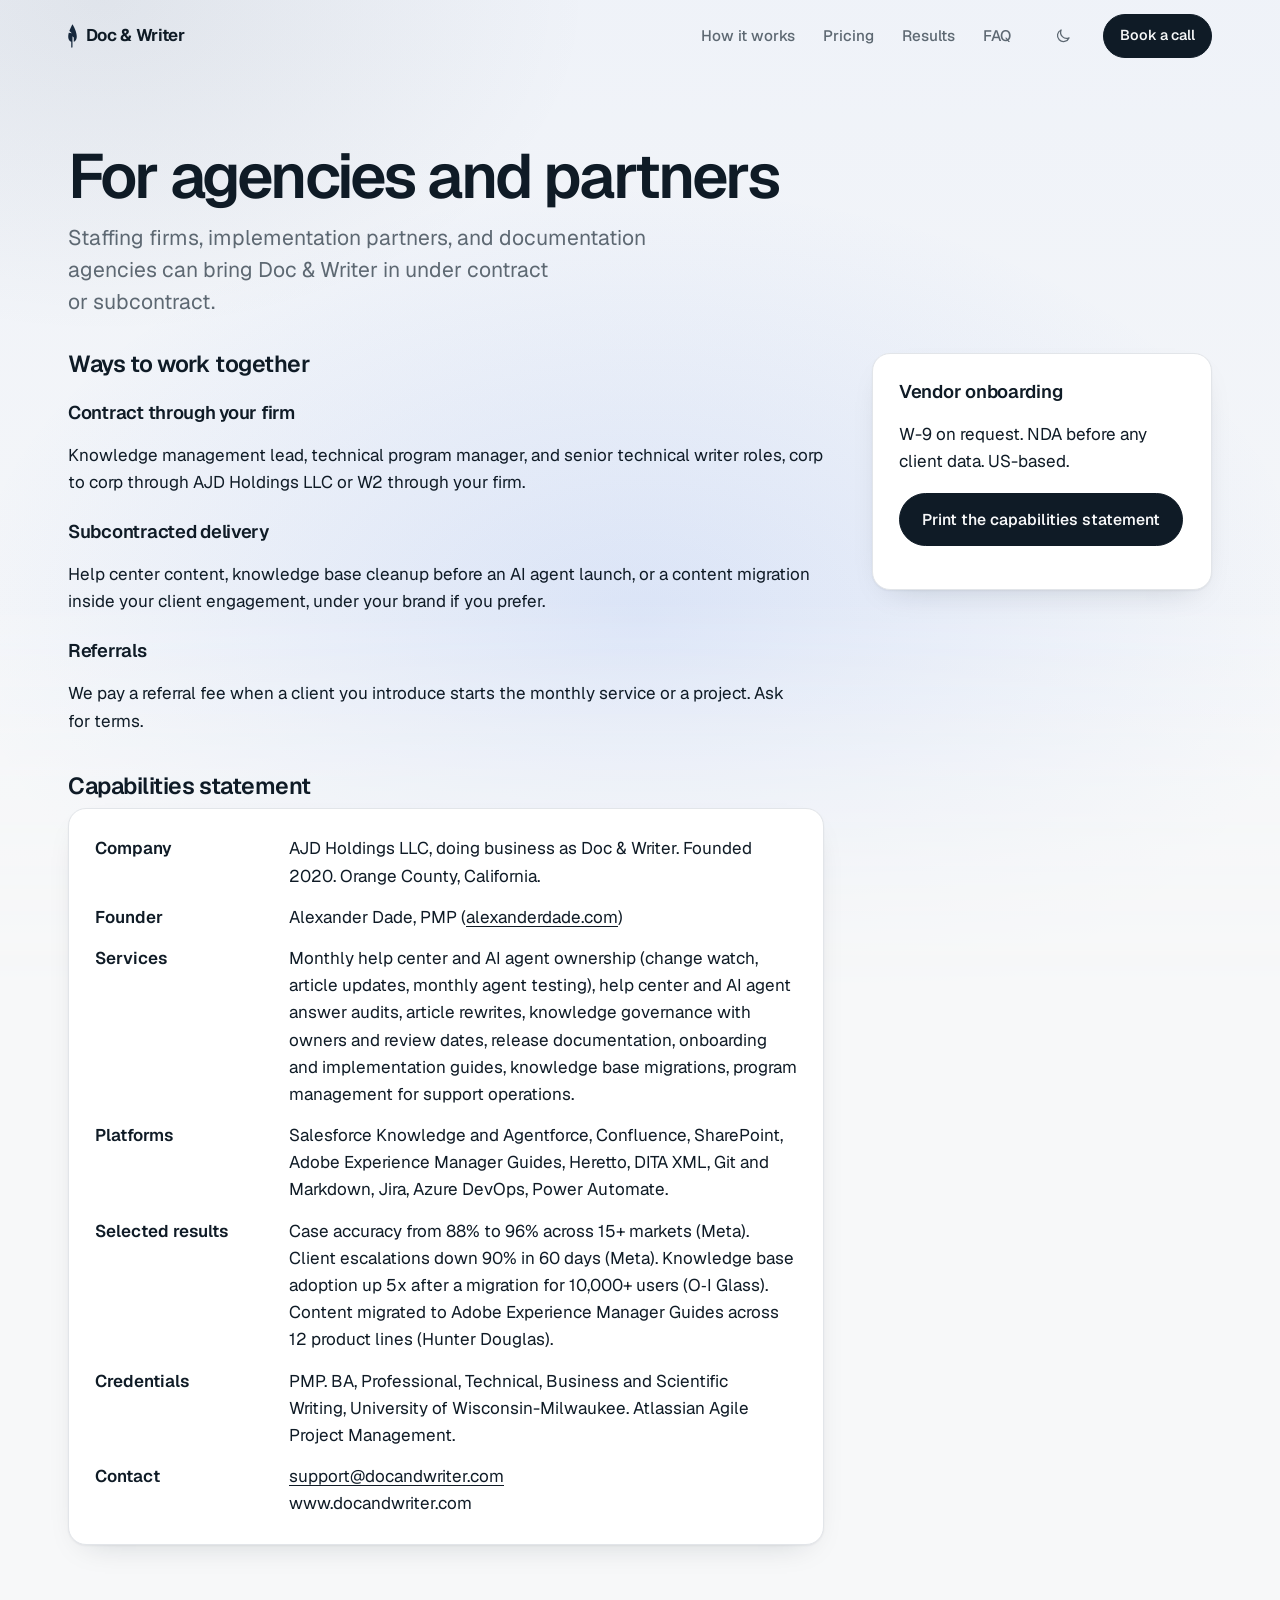
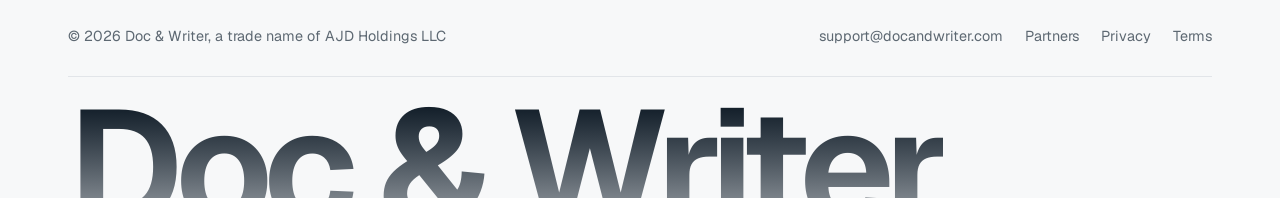
<file: partners.html>
<!doctype html>
<html lang="en">
<head>
<meta charset="utf-8">
<meta name="viewport" content="width=device-width, initial-scale=1">
<title>For agencies and partners | Doc &amp; Writer</title>
<meta name="description" content="Capabilities statement for staffing firms, implementation partners, and documentation agencies working with Doc &amp; Writer (AJD Holdings LLC).">
<link rel="canonical" href="https://www.docandwriter.com/partners">
<meta property="og:type" content="website">
<meta property="og:site_name" content="Doc &amp; Writer">
<meta property="og:title" content="For agencies and partners | Doc &amp; Writer">
<meta property="og:description" content="Capabilities statement for staffing firms, implementation partners, and documentation agencies working with Doc &amp; Writer (AJD Holdings LLC).">
<meta property="og:url" content="https://www.docandwriter.com/partners">
<meta property="og:image" content="https://www.docandwriter.com/assets/img/og-image.png">
<meta name="twitter:card" content="summary_large_image">
<meta name="theme-color" content="#f5f6f3">
<link rel="icon" href="/favicon.svg" type="image/svg+xml">
<link rel="apple-touch-icon" href="/assets/img/apple-touch-icon.png">
<link rel="preload" href="/assets/fonts/geist.woff2" as="font" type="font/woff2" crossorigin>
<link rel="stylesheet" href="/assets/site.css">
<script>try{var t=localStorage.getItem('dw-theme');if(t)document.documentElement.setAttribute('data-theme',t)}catch(e){}</script>
</head>
<body>
<a class="skip" href="#main">Skip to content</a>
<header class="mast">
  <div class="bar">
    <a class="brand" href="/" aria-label="Doc &amp; Writer home"><img src="/assets/img/logo.svg" alt="" width="9" height="24"><span>Doc &amp; Writer</span></a>
    <nav class="nav" aria-label="Main"><a href="/#how">How it works</a><a href="/#pricing">Pricing</a><a href="/#results">Results</a><a href="/#faq">FAQ</a></nav>
    <button class="theme" id="theme" type="button" aria-label="Switch light or dark mode"><svg viewBox="0 0 24 24" fill="none" stroke="currentColor" stroke-width="1.7" stroke-linecap="round" stroke-linejoin="round" aria-hidden="true"><path d="M20 14.5A8 8 0 0 1 9.5 4a8 8 0 1 0 10.5 10.5z"/></svg></button>
    <a class="btn btn-sm" href="/#book" data-tab-target="tab-book">Book a call</a>
    <details class="menu"><summary aria-label="Menu"><svg class="i-open" viewBox="0 0 24 24" aria-hidden="true"><path d="M4 8h16M4 16h16"/></svg><svg class="i-close" viewBox="0 0 24 24" aria-hidden="true"><path d="M6 6l12 12M18 6L6 18"/></svg></summary><nav aria-label="Main"><a href="/#how">How it works</a><a href="/#pricing">Pricing</a><a href="/#results">Results</a><a href="/#faq">FAQ</a><a class="btn" href="/#book" data-tab-target="tab-book">Book a call</a></nav></details>
  </div>
</header>
<main id="main">
<section class="page-head">
  <div class="wrap">
    <h1>For agencies and partners</h1>
    <p class="lede">Staffing firms, implementation partners, and documentation agencies can bring Doc &amp; Writer in under contract or subcontract.</p>
  </div>
</section>
<section class="legal-body">
  <div class="wrap cols">
    <div class="prose">
      <h2 style="margin-top:0">Ways to work together</h2>
      <h3>Contract through your firm</h3>
      <p>Knowledge management lead, technical program manager, and senior technical writer roles, corp to corp through AJD Holdings LLC or W2 through your firm.</p>
      <h3>Subcontracted delivery</h3>
      <p>Help center content, knowledge base cleanup before an AI agent launch, or a content migration inside your client engagement, under your brand if you prefer.</p>
      <h3>Referrals</h3>
      <p>We pay a referral fee when a client you introduce starts the monthly service or a project. Ask for terms.</p>
      <h2 id="capabilities">Capabilities statement</h2>
      <div class="card cap">
        <dl>
          <dt>Company</dt><dd>AJD Holdings LLC, doing business as Doc &amp; Writer. Founded 2020. Orange County, California.</dd>
          <dt>Founder</dt><dd>Alexander Dade, PMP (<a href="https://alexanderdade.com/">alexanderdade.com</a>)</dd>
          <dt>Services</dt><dd>Monthly help center and AI agent ownership (change watch, article updates, monthly agent testing), help center and AI agent answer audits, article rewrites, knowledge governance with owners and review dates, release documentation, onboarding and implementation guides, knowledge base migrations, program management for support operations.</dd>
          <dt>Platforms</dt><dd>Salesforce Knowledge and Agentforce, Confluence, SharePoint, Adobe Experience Manager Guides, Heretto, DITA XML, Git and Markdown, Jira, Azure DevOps, Power Automate.</dd>
          <dt>Selected results</dt><dd>Case accuracy from 88% to 96% across 15+ markets (Meta). Client escalations down 90% in 60 days (Meta). Knowledge base adoption up 5x after a migration for 10,000+ users (O&#8209;I Glass). Content migrated to Adobe Experience Manager Guides across 12 product lines (Hunter Douglas).</dd>
          <dt>Credentials</dt><dd>PMP. BA, Professional, Technical, Business and Scientific Writing, University of Wisconsin-Milwaukee. Atlassian Agile Project Management.</dd>
          <dt>Contact</dt><dd><a href="mailto:support@docandwriter.com">support@docandwriter.com</a><br>www.docandwriter.com</dd>
        </dl>
      </div>
    </div>
    <aside class="card">
      <h3>Vendor onboarding</h3>
      <p>W-9 on request. NDA before any client data. US-based.</p>
      <p class="no-print"><button class="btn" type="button" id="print-cap">Print the capabilities statement</button></p>
    </aside>
  </div>
</section>
</main>
<footer class="foot">
  <div class="wrap">
    <div class="foot-row">
      <p>&copy; 2026 Doc &amp; Writer, a trade name of AJD Holdings LLC</p>
      <nav aria-label="Footer"><a href="mailto:support@docandwriter.com">support@docandwriter.com</a><a href="/partners">Partners</a><a href="/privacy-policy">Privacy</a><a href="/terms-and-conditions">Terms</a></nav>
    </div>
    <div class="foot-mark" aria-hidden="true"><span>Doc &amp; Writer</span></div>
  </div>
</footer>
<script src="/assets/site.js" defer></script>
</body>
</html>
</file>
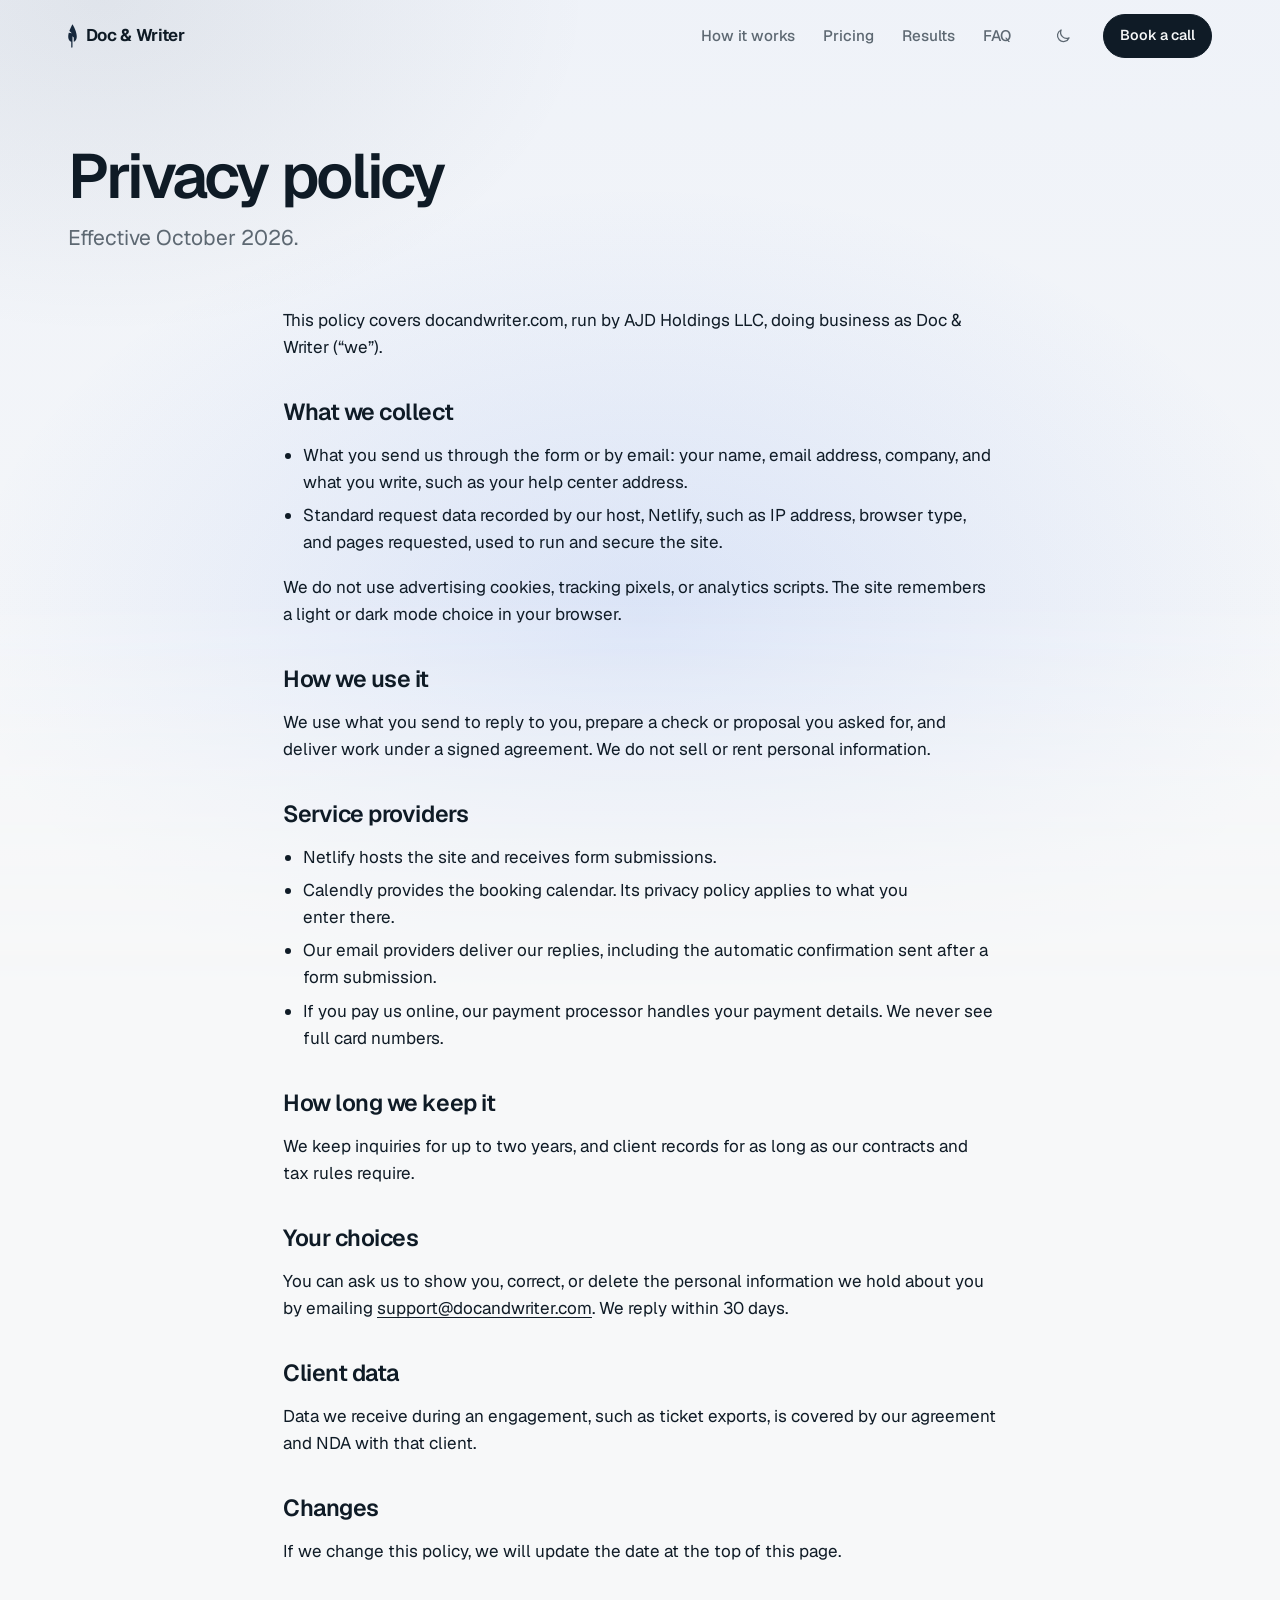
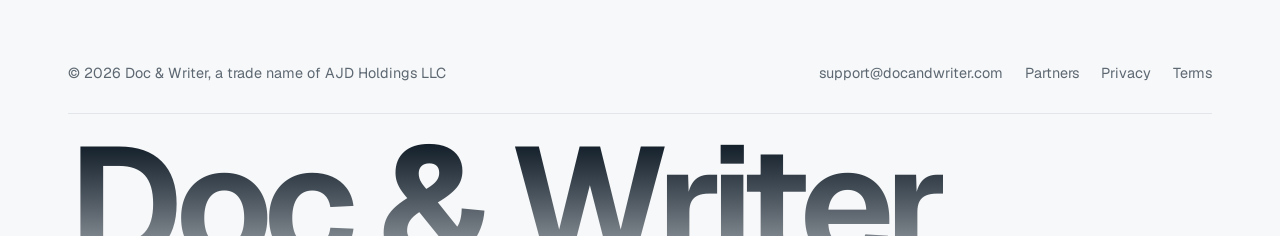
<file: privacy-policy.html>
<!doctype html>
<html lang="en">
<head>
<meta charset="utf-8">
<meta name="viewport" content="width=device-width, initial-scale=1">
<title>Privacy policy | Doc &amp; Writer</title>
<meta name="description" content="How Doc &amp; Writer handles information sent through docandwriter.com.">
<link rel="canonical" href="https://www.docandwriter.com/privacy-policy">
<meta property="og:type" content="website">
<meta property="og:site_name" content="Doc &amp; Writer">
<meta property="og:title" content="Privacy policy | Doc &amp; Writer">
<meta property="og:description" content="How Doc &amp; Writer handles information sent through docandwriter.com.">
<meta property="og:url" content="https://www.docandwriter.com/privacy-policy">
<meta property="og:image" content="https://www.docandwriter.com/assets/img/og-image.png">
<meta name="twitter:card" content="summary_large_image">
<meta name="theme-color" content="#f5f6f3">
<link rel="icon" href="/favicon.svg" type="image/svg+xml">
<link rel="apple-touch-icon" href="/assets/img/apple-touch-icon.png">
<link rel="preload" href="/assets/fonts/geist.woff2" as="font" type="font/woff2" crossorigin>
<link rel="stylesheet" href="/assets/site.css">
<script>try{var t=localStorage.getItem('dw-theme');if(t)document.documentElement.setAttribute('data-theme',t)}catch(e){}</script>
</head>
<body>
<a class="skip" href="#main">Skip to content</a>
<header class="mast">
  <div class="bar">
    <a class="brand" href="/" aria-label="Doc &amp; Writer home"><img src="/assets/img/logo.svg" alt="" width="9" height="24"><span>Doc &amp; Writer</span></a>
    <nav class="nav" aria-label="Main"><a href="/#how">How it works</a><a href="/#pricing">Pricing</a><a href="/#results">Results</a><a href="/#faq">FAQ</a></nav>
    <button class="theme" id="theme" type="button" aria-label="Switch light or dark mode"><svg viewBox="0 0 24 24" fill="none" stroke="currentColor" stroke-width="1.7" stroke-linecap="round" stroke-linejoin="round" aria-hidden="true"><path d="M20 14.5A8 8 0 0 1 9.5 4a8 8 0 1 0 10.5 10.5z"/></svg></button>
    <a class="btn btn-sm" href="/#book" data-tab-target="tab-book">Book a call</a>
    <details class="menu"><summary aria-label="Menu"><svg class="i-open" viewBox="0 0 24 24" aria-hidden="true"><path d="M4 8h16M4 16h16"/></svg><svg class="i-close" viewBox="0 0 24 24" aria-hidden="true"><path d="M6 6l12 12M18 6L6 18"/></svg></summary><nav aria-label="Main"><a href="/#how">How it works</a><a href="/#pricing">Pricing</a><a href="/#results">Results</a><a href="/#faq">FAQ</a><a class="btn" href="/#book" data-tab-target="tab-book">Book a call</a></nav></details>
  </div>
</header>
<main id="main">
<section class="page-head"><div class="wrap"><h1>Privacy policy</h1><p class="lede">Effective October 2026.</p></div></section>
<section class="legal-body"><div class="wrap prose">
<p>This policy covers docandwriter.com, run by AJD Holdings LLC, doing business as Doc &amp; Writer (&ldquo;we&rdquo;).</p>
<h2>What we collect</h2>
<ul>
<li>What you send us through the form or by email: your name, email address, company, and what you write, such as your help center address.</li>
<li>Standard request data recorded by our host, Netlify, such as IP address, browser type, and pages requested, used to run and secure the site.</li>
</ul>
<p>We do not use advertising cookies, tracking pixels, or analytics scripts. The site remembers a light or dark mode choice in your browser.</p>
<h2>How we use it</h2>
<p>We use what you send to reply to you, prepare a check or proposal you asked for, and deliver work under a signed agreement. We do not sell or rent personal information.</p>
<h2>Service providers</h2>
<ul>
<li>Netlify hosts the site and receives form submissions.</li>
<li>Calendly provides the booking calendar. Its privacy policy applies to what you enter there.</li>
<li>Our email providers deliver our replies, including the automatic confirmation sent after a form submission.</li>
<li>If you pay us online, our payment processor handles your payment details. We never see full card numbers.</li>
</ul>
<h2>How long we keep it</h2>
<p>We keep inquiries for up to two years, and client records for as long as our contracts and tax rules require.</p>
<h2>Your choices</h2>
<p>You can ask us to show you, correct, or delete the personal information we hold about you by emailing <a href="mailto:support@docandwriter.com">support@docandwriter.com</a>. We reply within 30 days.</p>
<h2>Client data</h2>
<p>Data we receive during an engagement, such as ticket exports, is covered by our agreement and NDA with that client.</p>
<h2>Changes</h2>
<p>If we change this policy, we will update the date at the top of this page.</p>
</div></section>
</main>
<footer class="foot">
  <div class="wrap">
    <div class="foot-row">
      <p>&copy; 2026 Doc &amp; Writer, a trade name of AJD Holdings LLC</p>
      <nav aria-label="Footer"><a href="mailto:support@docandwriter.com">support@docandwriter.com</a><a href="/partners">Partners</a><a href="/privacy-policy">Privacy</a><a href="/terms-and-conditions">Terms</a></nav>
    </div>
    <div class="foot-mark" aria-hidden="true"><span>Doc &amp; Writer</span></div>
  </div>
</footer>
<script src="/assets/site.js" defer></script>
</body>
</html>
</file>
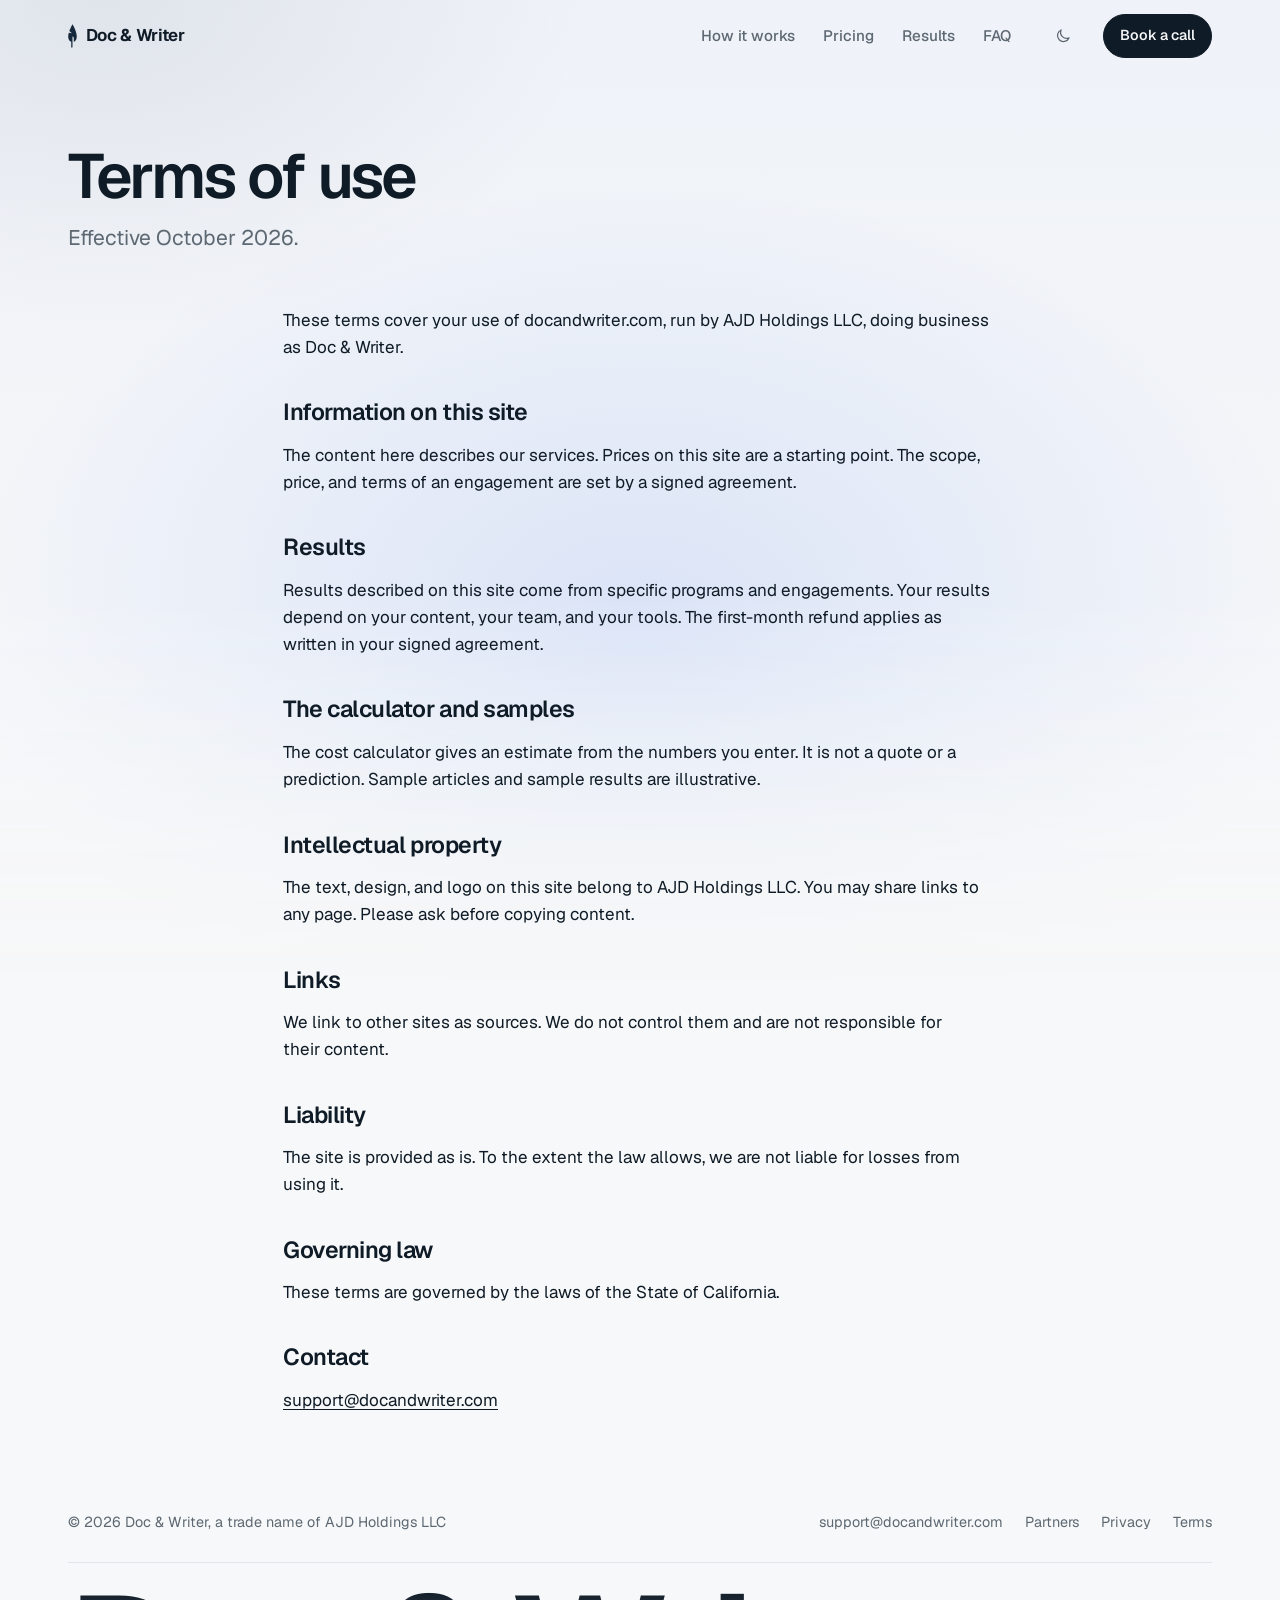
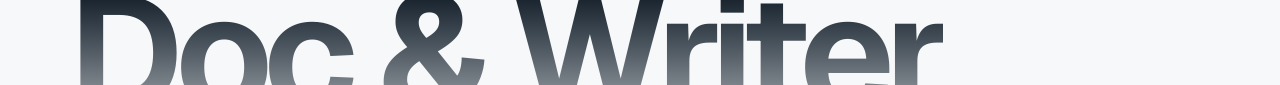
<file: terms-and-conditions.html>
<!doctype html>
<html lang="en">
<head>
<meta charset="utf-8">
<meta name="viewport" content="width=device-width, initial-scale=1">
<title>Terms of use | Doc &amp; Writer</title>
<meta name="description" content="Terms for using docandwriter.com.">
<link rel="canonical" href="https://www.docandwriter.com/terms-and-conditions">
<meta property="og:type" content="website">
<meta property="og:site_name" content="Doc &amp; Writer">
<meta property="og:title" content="Terms of use | Doc &amp; Writer">
<meta property="og:description" content="Terms for using docandwriter.com.">
<meta property="og:url" content="https://www.docandwriter.com/terms-and-conditions">
<meta property="og:image" content="https://www.docandwriter.com/assets/img/og-image.png">
<meta name="twitter:card" content="summary_large_image">
<meta name="theme-color" content="#f5f6f3">
<link rel="icon" href="/favicon.svg" type="image/svg+xml">
<link rel="apple-touch-icon" href="/assets/img/apple-touch-icon.png">
<link rel="preload" href="/assets/fonts/geist.woff2" as="font" type="font/woff2" crossorigin>
<link rel="stylesheet" href="/assets/site.css">
<script>try{var t=localStorage.getItem('dw-theme');if(t)document.documentElement.setAttribute('data-theme',t)}catch(e){}</script>
</head>
<body>
<a class="skip" href="#main">Skip to content</a>
<header class="mast">
  <div class="bar">
    <a class="brand" href="/" aria-label="Doc &amp; Writer home"><img src="/assets/img/logo.svg" alt="" width="9" height="24"><span>Doc &amp; Writer</span></a>
    <nav class="nav" aria-label="Main"><a href="/#how">How it works</a><a href="/#pricing">Pricing</a><a href="/#results">Results</a><a href="/#faq">FAQ</a></nav>
    <button class="theme" id="theme" type="button" aria-label="Switch light or dark mode"><svg viewBox="0 0 24 24" fill="none" stroke="currentColor" stroke-width="1.7" stroke-linecap="round" stroke-linejoin="round" aria-hidden="true"><path d="M20 14.5A8 8 0 0 1 9.5 4a8 8 0 1 0 10.5 10.5z"/></svg></button>
    <a class="btn btn-sm" href="/#book" data-tab-target="tab-book">Book a call</a>
    <details class="menu"><summary aria-label="Menu"><svg class="i-open" viewBox="0 0 24 24" aria-hidden="true"><path d="M4 8h16M4 16h16"/></svg><svg class="i-close" viewBox="0 0 24 24" aria-hidden="true"><path d="M6 6l12 12M18 6L6 18"/></svg></summary><nav aria-label="Main"><a href="/#how">How it works</a><a href="/#pricing">Pricing</a><a href="/#results">Results</a><a href="/#faq">FAQ</a><a class="btn" href="/#book" data-tab-target="tab-book">Book a call</a></nav></details>
  </div>
</header>
<main id="main">
<section class="page-head"><div class="wrap"><h1>Terms of use</h1><p class="lede">Effective October 2026.</p></div></section>
<section class="legal-body"><div class="wrap prose">
<p>These terms cover your use of docandwriter.com, run by AJD Holdings LLC, doing business as Doc &amp; Writer.</p>
<h2>Information on this site</h2>
<p>The content here describes our services. Prices on this site are a starting point. The scope, price, and terms of an engagement are set by a signed agreement.</p>
<h2>Results</h2>
<p>Results described on this site come from specific programs and engagements. Your results depend on your content, your team, and your tools. The first-month refund applies as written in your signed agreement.</p>
<h2>The calculator and samples</h2>
<p>The cost calculator gives an estimate from the numbers you enter. It is not a quote or a prediction. Sample articles and sample results are illustrative.</p>
<h2>Intellectual property</h2>
<p>The text, design, and logo on this site belong to AJD Holdings LLC. You may share links to any page. Please ask before copying content.</p>
<h2>Links</h2>
<p>We link to other sites as sources. We do not control them and are not responsible for their content.</p>
<h2>Liability</h2>
<p>The site is provided as is. To the extent the law allows, we are not liable for losses from using it.</p>
<h2>Governing law</h2>
<p>These terms are governed by the laws of the State of California.</p>
<h2>Contact</h2>
<p><a href="mailto:support@docandwriter.com">support@docandwriter.com</a></p>
</div></section>
</main>
<footer class="foot">
  <div class="wrap">
    <div class="foot-row">
      <p>&copy; 2026 Doc &amp; Writer, a trade name of AJD Holdings LLC</p>
      <nav aria-label="Footer"><a href="mailto:support@docandwriter.com">support@docandwriter.com</a><a href="/partners">Partners</a><a href="/privacy-policy">Privacy</a><a href="/terms-and-conditions">Terms</a></nav>
    </div>
    <div class="foot-mark" aria-hidden="true"><span>Doc &amp; Writer</span></div>
  </div>
</footer>
<script src="/assets/site.js" defer></script>
</body>
</html>
</file>
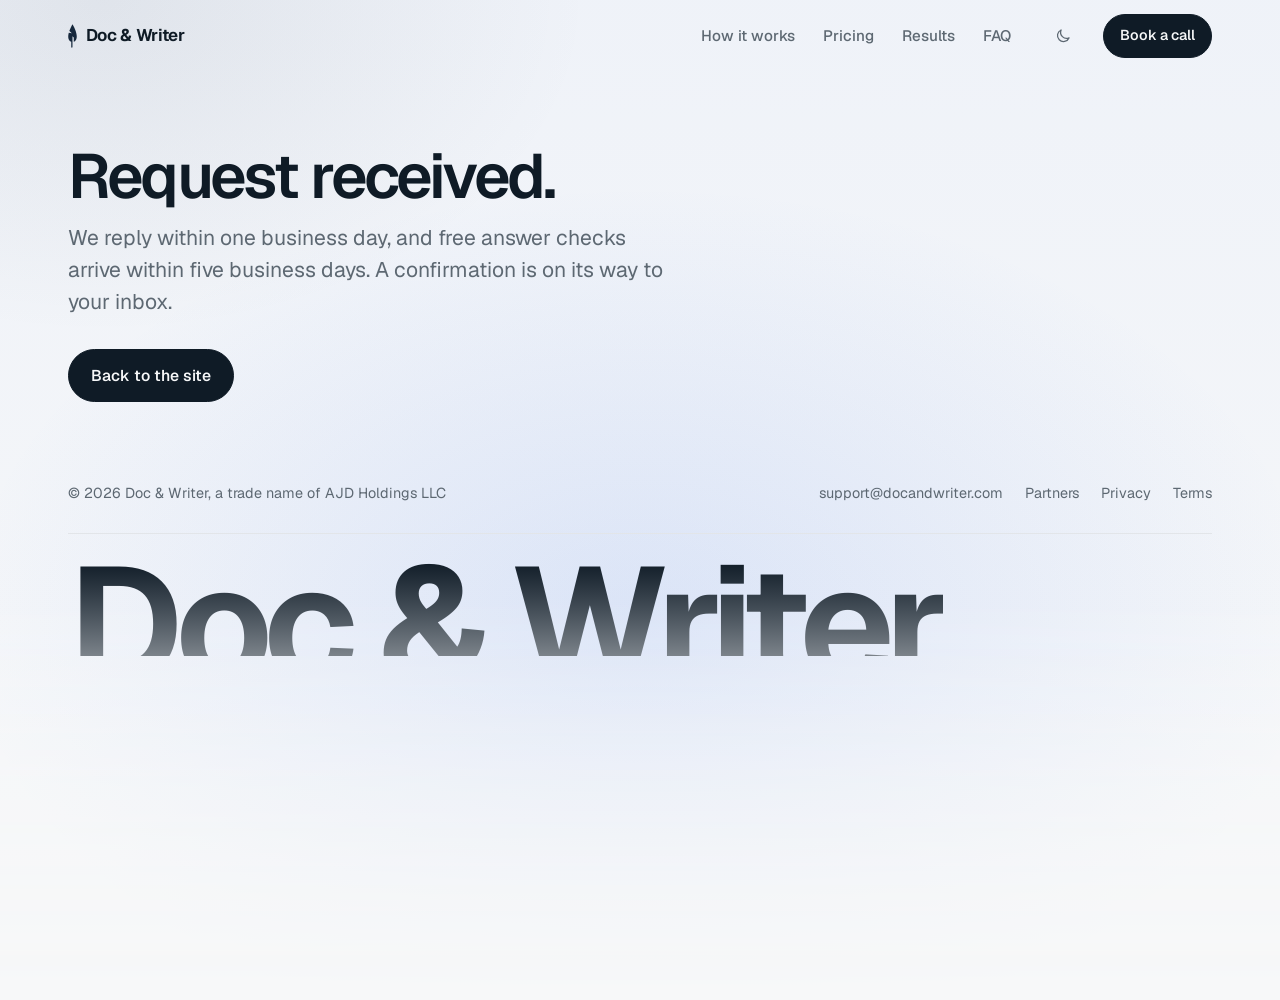
<file: thanks.html>
<!doctype html>
<html lang="en">
<head>
<meta charset="utf-8">
<meta name="viewport" content="width=device-width, initial-scale=1">
<title>Thank you | Doc &amp; Writer</title>
<meta name="description" content="Your request reached Doc &amp; Writer.">
<link rel="canonical" href="https://www.docandwriter.com/thanks">
<meta name="robots" content="noindex">
<meta property="og:type" content="website">
<meta property="og:site_name" content="Doc &amp; Writer">
<meta property="og:title" content="Thank you | Doc &amp; Writer">
<meta property="og:description" content="Your request reached Doc &amp; Writer.">
<meta property="og:url" content="https://www.docandwriter.com/thanks">
<meta property="og:image" content="https://www.docandwriter.com/assets/img/og-image.png">
<meta name="twitter:card" content="summary_large_image">
<meta name="theme-color" content="#f5f6f3">
<link rel="icon" href="/favicon.svg" type="image/svg+xml">
<link rel="apple-touch-icon" href="/assets/img/apple-touch-icon.png">
<link rel="preload" href="/assets/fonts/geist.woff2" as="font" type="font/woff2" crossorigin>
<link rel="stylesheet" href="/assets/site.css">
<script>try{var t=localStorage.getItem('dw-theme');if(t)document.documentElement.setAttribute('data-theme',t)}catch(e){}</script>
</head>
<body>
<a class="skip" href="#main">Skip to content</a>
<header class="mast">
  <div class="bar">
    <a class="brand" href="/" aria-label="Doc &amp; Writer home"><img src="/assets/img/logo.svg" alt="" width="9" height="24"><span>Doc &amp; Writer</span></a>
    <nav class="nav" aria-label="Main"><a href="/#how">How it works</a><a href="/#pricing">Pricing</a><a href="/#results">Results</a><a href="/#faq">FAQ</a></nav>
    <button class="theme" id="theme" type="button" aria-label="Switch light or dark mode"><svg viewBox="0 0 24 24" fill="none" stroke="currentColor" stroke-width="1.7" stroke-linecap="round" stroke-linejoin="round" aria-hidden="true"><path d="M20 14.5A8 8 0 0 1 9.5 4a8 8 0 1 0 10.5 10.5z"/></svg></button>
    <a class="btn btn-sm" href="/#book" data-tab-target="tab-book">Book a call</a>
    <details class="menu"><summary aria-label="Menu"><svg class="i-open" viewBox="0 0 24 24" aria-hidden="true"><path d="M4 8h16M4 16h16"/></svg><svg class="i-close" viewBox="0 0 24 24" aria-hidden="true"><path d="M6 6l12 12M18 6L6 18"/></svg></summary><nav aria-label="Main"><a href="/#how">How it works</a><a href="/#pricing">Pricing</a><a href="/#results">Results</a><a href="/#faq">FAQ</a><a class="btn" href="/#book" data-tab-target="tab-book">Book a call</a></nav></details>
  </div>
</header>
<main id="main">
<section class="page-head legal-body"><div class="wrap"><h1>Request received.</h1>
<p class="lede">We reply within one business day, and free answer checks arrive within five business days. A confirmation is on its way to your inbox.</p>
<div class="actions" style="margin-top:32px"><a class="btn" href="/">Back to the site</a></div></div></section>
</main>
<footer class="foot">
  <div class="wrap">
    <div class="foot-row">
      <p>&copy; 2026 Doc &amp; Writer, a trade name of AJD Holdings LLC</p>
      <nav aria-label="Footer"><a href="mailto:support@docandwriter.com">support@docandwriter.com</a><a href="/partners">Partners</a><a href="/privacy-policy">Privacy</a><a href="/terms-and-conditions">Terms</a></nav>
    </div>
    <div class="foot-mark" aria-hidden="true"><span>Doc &amp; Writer</span></div>
  </div>
</footer>
<script src="/assets/site.js" defer></script>
</body>
</html>
</file>
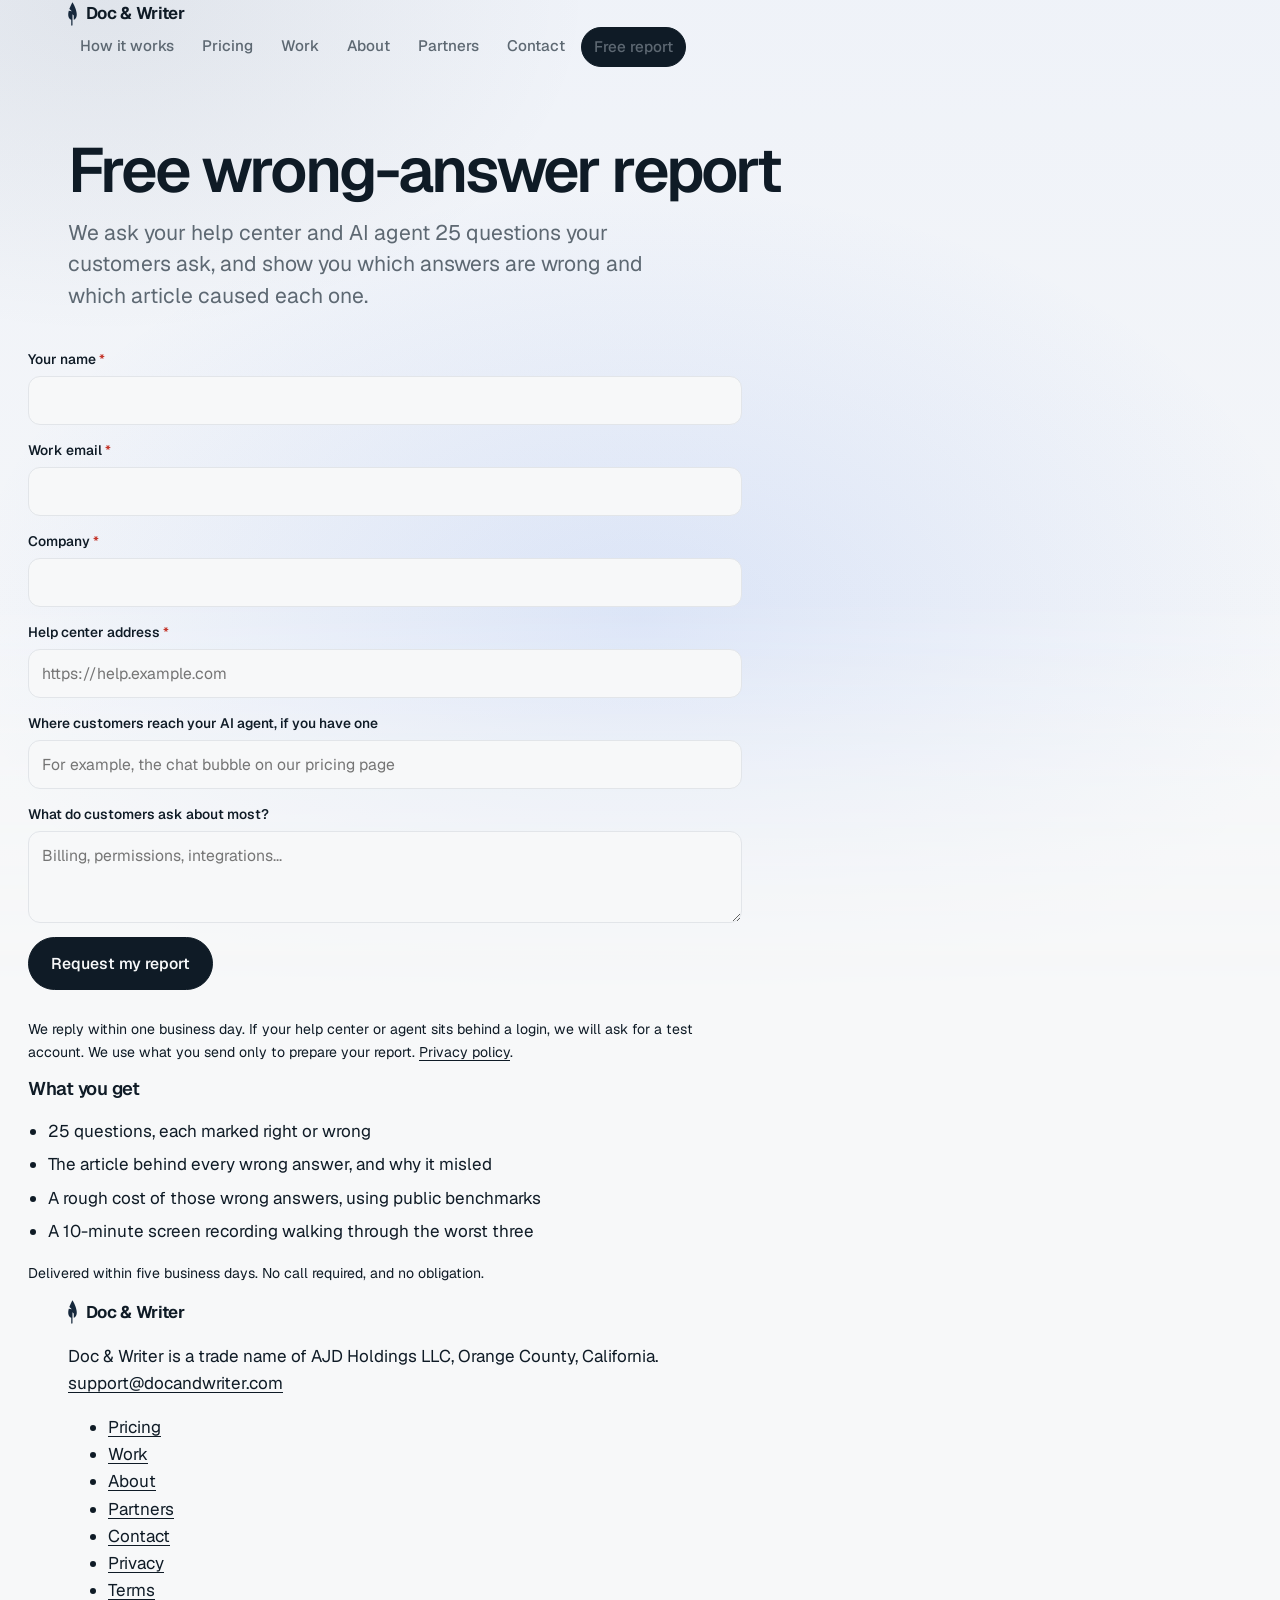
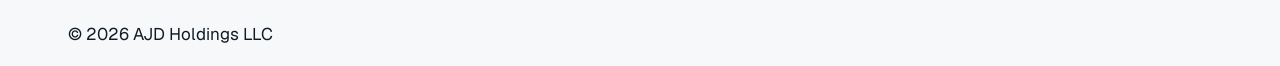
<file: wrong-answer-report.html>
<!doctype html>
<html lang="en">
<head>
<meta charset="utf-8">
<meta name="viewport" content="width=device-width, initial-scale=1">
<title>Free wrong-answer report | Doc &amp; Writer</title>
<meta name="description" content="Request a free report: 25 customer questions asked of your help center and AI agent, each marked right or wrong, with the article behind every wrong answer.">
<link rel="canonical" href="https://www.docandwriter.com/wrong-answer-report">
<meta property="og:type" content="website">
<meta property="og:site_name" content="Doc &amp; Writer">
<meta property="og:title" content="Free wrong-answer report | Doc &amp; Writer">
<meta property="og:description" content="Request a free report: 25 customer questions asked of your help center and AI agent, each marked right or wrong, with the article behind every wrong answer.">
<meta property="og:url" content="https://www.docandwriter.com/wrong-answer-report">
<meta property="og:image" content="https://www.docandwriter.com/assets/img/og-image.png">
<meta name="twitter:card" content="summary_large_image">
<link rel="icon" href="/favicon.svg" type="image/svg+xml">
<link rel="apple-touch-icon" href="/assets/img/apple-touch-icon.png">
<link rel="preload" href="/assets/fonts/source-serif-4.woff2" as="font" type="font/woff2" crossorigin>
<link rel="preload" href="/assets/fonts/source-sans-3.woff2" as="font" type="font/woff2" crossorigin>
<link rel="stylesheet" href="/assets/site.css">
</head>
<body>
<a class="skip" href="#main">Skip to content</a>
<header class="site-header">
  <div class="wrap">
    <a class="brand" href="/" aria-label="Doc &amp; Writer home"><img src="/assets/img/logo.svg" alt="" width="13" height="36"><span>Doc &amp; Writer</span></a>
    <nav class="nav" aria-label="Main"><a href="/#how-it-works">How it works</a><a href="/on-demand">Pricing</a><a href="/work">Work</a><a href="/about-us">About</a><a href="/partners">Partners</a><a href="/support">Contact</a><a class="btn" href="/wrong-answer-report">Free report</a></nav>
    <details class="menu"><summary>Menu</summary><nav aria-label="Main"><a href="/#how-it-works">How it works</a><a href="/on-demand">Pricing</a><a href="/work">Work</a><a href="/about-us">About</a><a href="/partners">Partners</a><a href="/support">Contact</a><a href="/wrong-answer-report">Free wrong-answer report</a></nav></details>
  </div>
</header>
<main id="main">
<section class="page-head">
  <div class="wrap">
    <h1>Free wrong-answer report</h1>
    <p class="lede">We ask your help center and AI agent 25 questions your customers ask, and show you which answers are wrong and which article caused each one.</p>
  </div>
</section>
<section class="prose">
  <div class="wrap two-col">
    <div>
      <form class="form" name="wrong-answer-report" method="POST" action="/thanks" data-netlify="true" netlify-honeypot="company-website">
        <input type="hidden" name="form-name" value="wrong-answer-report">
        <p class="hidden"><label>Leave this empty <input name="company-website"></label></p>
        <div class="field"><label for="r-name">Your name <span class="req">*</span></label><input id="r-name" name="name" autocomplete="name" required></div>
        <div class="field"><label for="r-email">Work email <span class="req">*</span></label><input id="r-email" name="email" type="email" autocomplete="email" required></div>
        <div class="field"><label for="r-company">Company <span class="req">*</span></label><input id="r-company" name="company" autocomplete="organization" required></div>
        <div class="field"><label for="r-url">Help center address <span class="req">*</span></label><input id="r-url" name="help_center_url" type="url" placeholder="https://help.example.com" required></div>
        <div class="field"><label for="r-agent">Where customers reach your AI agent, if you have one</label><input id="r-agent" name="ai_agent" placeholder="For example, the chat bubble on our pricing page"></div>
        <div class="field"><label for="r-topics">What do customers ask about most?</label><textarea id="r-topics" name="topics" placeholder="Billing, permissions, integrations..."></textarea></div>
        <div><button class="btn" type="submit">Request my report</button></div>
        <p class="small">We reply within one business day. If your help center or agent sits behind a login, we will ask for a test account. We use what you send only to prepare your report. <a href="/privacy-policy">Privacy policy</a>.</p>
      </form>
    </div>
    <aside>
      <div class="note">
        <h3 style="margin-top:0">What you get</h3>
        <ul>
          <li>25 questions, each marked right or wrong</li>
          <li>The article behind every wrong answer, and why it misled</li>
          <li>A rough cost of those wrong answers, using public benchmarks</li>
          <li>A 10-minute screen recording walking through the worst three</li>
        </ul>
        <p class="small">Delivered within five business days. No call required, and no obligation.</p>
      </div>
    </aside>
  </div>
</section>
</main>
<footer class="site-footer">
  <div class="wrap">
    <div>
      <a class="brand" href="/" aria-label="Doc &amp; Writer home"><img src="/assets/img/logo.svg" alt="" width="13" height="36"><span>Doc &amp; Writer</span></a>
      <p class="footer-legal">Doc &amp; Writer is a trade name of AJD Holdings LLC, Orange County, California.<br>
      <a href="mailto:support@docandwriter.com">support@docandwriter.com</a></p>
    </div>
    <div>
      <ul class="footer-links">
        <li><a href="/on-demand">Pricing</a></li><li><a href="/work">Work</a></li><li><a href="/about-us">About</a></li>
        <li><a href="/partners">Partners</a></li><li><a href="/support">Contact</a></li>
        <li><a href="/privacy-policy">Privacy</a></li><li><a href="/terms-and-conditions">Terms</a></li>
      </ul>
      <p class="footer-legal">&copy; 2026 AJD Holdings LLC</p>
    </div>
  </div>
</footer>
<script src="/assets/site.js" defer></script>
</body>
</html>
</file>
<file: assets/site.css>
/* ==========================================================================
   Doc & Writer. Concept: the redline. Set in Geist. Plain CSS, no build step.
   ========================================================================== */

@font-face {
  font-family: "Geist";
  src: url("/assets/fonts/geist.woff2") format("woff2");
  font-weight: 100 900;
  font-display: swap;
}

:root {
  --paper: #f7f8f9;
  --paper-2: #eef0f3;
  --sheet: #ffffff;
  --ink: #0f1b26;
  --ink-2: #2b3843;
  --graphite: #5d6872;
  --rule: #e2e5e9;
  --rule-2: #d3d8de;
  --red: #c4372c;
  --redwash: #fbe9e6;
  --green: #1e6a49;
  --greenwash: #e2f1e8;
  --ins: #e3edf8;
  --night: #0b141c;
  --night-2: #111d27;
  --night-line: rgba(255, 255, 255, .09);
  --on-night: #eef0ec;
  --on-night-2: #96a3ad;
  --font: "Geist", "Helvetica Neue", Helvetica, Arial, sans-serif;
  --wrap: 1200px;
  --gutter: 28px;
  --r: 18px;
  --shadow: 0 1px 0 rgba(255,255,255,.7) inset, 0 1px 2px rgba(15,27,38,.05), 0 12px 32px -18px rgba(15,27,38,.22);
  color-scheme: light;
}
@media (prefers-color-scheme: dark) {
  :root:not([data-theme="light"]) {
    --paper: #0d151c; --paper-2: #111b24; --sheet: #15212b; --ink: #eef0ec; --ink-2: #cfd5d2; --graphite: #93a0aa;
    --rule: #22303b; --rule-2: #2c3b47; --red: #f07d72; --redwash: #3a1f1c; --green: #7fcca4; --greenwash: #17302a; --ins: #1b3048;
    --night: #070d12; --night-2: #0c151d; --shadow: 0 1px 0 rgba(255,255,255,.04) inset, 0 16px 40px -20px rgba(0,0,0,.7); color-scheme: dark;
  }
}
:root[data-theme="dark"] {
  --paper: #0d151c; --paper-2: #111b24; --sheet: #15212b; --ink: #eef0ec; --ink-2: #cfd5d2; --graphite: #93a0aa;
  --rule: #22303b; --rule-2: #2c3b47; --red: #f07d72; --redwash: #3a1f1c; --green: #7fcca4; --greenwash: #17302a; --ins: #1b3048;
  --night: #070d12; --night-2: #0c151d; --shadow: 0 1px 0 rgba(255,255,255,.04) inset, 0 16px 40px -20px rgba(0,0,0,.7); color-scheme: dark;
}

*, *::before, *::after { box-sizing: border-box; }
html { -webkit-text-size-adjust: 100%; scroll-padding-top: 96px; scroll-behavior: smooth; }
body { position: relative; isolation: isolate; margin: 0; background: var(--paper); color: var(--ink); font-family: var(--font); font-size: 1.0625rem; line-height: 1.6; -webkit-font-smoothing: antialiased; text-rendering: optimizeLegibility; overflow-x: hidden; }
p, li, dd, blockquote { text-wrap: pretty; }
h1, h2, h3 { text-wrap: balance; margin: 0; font-weight: 600; }
img, svg { max-width: 100%; display: block; }
a { color: inherit; text-decoration-thickness: 1px; text-underline-offset: .2em; }
a:hover { text-decoration-thickness: 2px; }
:focus-visible { outline: 2px solid var(--red); outline-offset: 3px; border-radius: 4px; }
.skip { position: absolute; left: -999px; top: 8px; background: var(--ink); color: var(--paper); padding: 6px 12px; z-index: 60; }
.skip:focus { left: 8px; }
.sr { position: absolute; width: 1px; height: 1px; padding: 0; margin: -1px; overflow: hidden; clip: rect(0 0 0 0); white-space: nowrap; border: 0; }
.hidden, [hidden] { display: none !important; }
.wrap { max-width: var(--wrap); margin: 0 auto; padding: 0 var(--gutter); }
.muted { color: var(--graphite); }
.small { font-size: .88rem; }

h1 { font-size: clamp(2.6rem, 1.4rem + 3.6vw, 4.5rem); line-height: .98; letter-spacing: -.045em; }
h2 { font-size: clamp(2rem, 1.25rem + 2.5vw, 3.5rem); line-height: 1.02; letter-spacing: -.038em; }
h3 { font-size: 1.15rem; line-height: 1.3; letter-spacing: -.015em; }
.lede { font-size: clamp(1.1rem, 1rem + .45vw, 1.32rem); line-height: 1.5; color: var(--graphite); margin: 0; max-width: 44ch; }

/* ---------- Floating nav ---------- */
.mast { position: sticky; top: 0; z-index: 40; border-bottom: 1px solid transparent; transition: background .25s, border-color .25s; }
.mast.scrolled { background: color-mix(in srgb, var(--paper) 94%, transparent); backdrop-filter: saturate(1.6) blur(16px); -webkit-backdrop-filter: saturate(1.6) blur(16px); border-bottom-color: var(--rule); }
.mast .bar { max-width: var(--wrap); margin: 0 auto; display: flex; align-items: center; gap: 22px; height: 72px; padding: 0 var(--gutter); }
.brand { display: flex; align-items: center; gap: 9px; text-decoration: none; margin-right: auto; }
.brand img { height: 24px; width: auto; }
.brand span { font-weight: 650; font-size: 1.06rem; letter-spacing: -.02em; white-space: nowrap; }
:root[data-theme="dark"] .brand img, :root[data-theme="dark"] .foot-mark img { filter: invert(1) brightness(1.6); }
@media (prefers-color-scheme: dark) { :root:not([data-theme="light"]) .brand img, :root:not([data-theme="light"]) .foot-mark img { filter: invert(1) brightness(1.6); } }
.nav { display: flex; gap: 4px; }
.nav a { text-decoration: none; font-size: .95rem; font-weight: 500; color: var(--graphite); padding: 7px 12px; }
.nav a:hover { color: var(--ink); }
.theme { display: grid; place-items: center; width: 36px; height: 36px; padding: 0; border: 0; border-radius: 50%; background: none; color: var(--graphite); cursor: pointer; }
.theme:hover { color: var(--ink); }
.theme svg { width: 18px; height: 18px; }
.menu { display: none; position: relative; }
.menu summary { list-style: none; cursor: pointer; width: 40px; height: 40px; display: grid; place-items: center; color: var(--ink); border-radius: 50%; }
.menu summary::-webkit-details-marker { display: none; }
.menu summary svg { width: 22px; height: 22px; fill: none; stroke: currentColor; stroke-width: 1.8; stroke-linecap: round; }
.menu .i-close, .menu[open] .i-open { display: none; }
.menu[open] .i-close { display: block; }
.menu nav { position: absolute; right: -6px; top: calc(100% + 14px); width: min(300px, calc(100vw - 32px)); background: var(--sheet); border: 1px solid var(--rule); border-radius: 18px; padding: 8px; box-shadow: 0 24px 50px -20px rgba(15,27,38,.4); display: grid; }
.menu nav a { text-decoration: none; padding: 12px 14px; border-radius: 12px; font-weight: 500; }
.menu nav a:hover { background: var(--paper); }
.menu nav .btn { margin-top: 6px; }

/* ---------- Buttons ---------- */
.btn { display: inline-flex; align-items: center; justify-content: center; gap: 8px; font: inherit; font-size: .98rem; font-weight: 550; text-decoration: none; background: var(--ink); color: var(--paper); border: 1px solid var(--ink); border-radius: 999px; padding: 13px 22px; cursor: pointer; transition: transform .18s, box-shadow .18s; white-space: nowrap; }
.btn:hover { transform: translateY(-1px); box-shadow: 0 10px 22px -12px rgba(15,27,38,.6); }
.btn svg { width: 16px; height: 16px; }
.btn-ghost { background: transparent; color: var(--ink); border-color: var(--rule-2); }
.btn-ghost:hover { border-color: var(--ink); box-shadow: none; }
.btn-sm { padding: 9px 16px; font-size: .9rem; }
.btn-light { background: var(--on-night); color: var(--night); border-color: var(--on-night); }
.btn-line { background: transparent; color: var(--on-night); border-color: rgba(255,255,255,.22); }
.btn-line:hover { border-color: var(--on-night); box-shadow: none; }
.actions { display: flex; flex-wrap: wrap; gap: 10px; }

/* ---------- Hero ---------- */
.hero { position: relative; padding: 56px 0 48px; overflow-x: clip; }
/* Background: no pattern. One soft field of brand blue behind the demo, a cooler one top left, both fading out before the next section. */
body::before { content: ""; position: absolute; top: 0; left: 0; right: 0; height: 1000px; pointer-events: none; z-index: -1;
  background:
    radial-gradient(1000px 640px at 50% 62%, rgba(47,107,234,.13), transparent 68%),
    radial-gradient(700px 480px at 8% 0%, rgba(22,40,60,.07), transparent 70%),
    linear-gradient(180deg, color-mix(in srgb, #2f6bea 4%, var(--paper)) 0%, var(--paper) 100%);
  -webkit-mask-image: linear-gradient(to bottom, #000 0%, #000 60%, transparent 100%); mask-image: linear-gradient(to bottom, #000 0%, #000 60%, transparent 100%); }
/* Centered stack: one line of promise, one line of how, two buttons, then the demo. */
.hero .wrap { display: flex; flex-direction: column; align-items: center; text-align: center; }
.hero .wrap > .demo { width: 100%; max-width: 980px; margin-top: 56px; text-align: left; }
.hero .hero-copy { display: flex; flex-direction: column; align-items: center; }
.hero .actions { justify-content: center; }
.hero .wrap > h1 { margin: 0 0 22px; max-width: 15ch; font-size: clamp(2.7rem, 1.3rem + 4.2vw, 5rem); }
.hero .lede { max-width: 40ch; font-size: clamp(1.1rem, 1rem + .4vw, 1.3rem); }
.hero-copy { position: relative; }
.hero h1 { margin-bottom: 22px; }
.hero h1 .mark { position: relative; white-space: nowrap; }
.hero h1 .mark svg { position: absolute; left: -2%; bottom: -.08em; width: 104%; height: .32em; overflow: visible; }
.hero h1 .mark path { fill: none; stroke: var(--red); stroke-width: 5; stroke-linecap: round; stroke-dasharray: 420; stroke-dashoffset: 420; animation: draw 1s .5s cubic-bezier(.6,.1,.2,1) forwards; }
@keyframes draw { to { stroke-dashoffset: 0; } }
.hero .lede { margin-bottom: 30px; }
.hero .fine { margin: 18px 0 0; font-size: .88rem; color: var(--graphite); }

/* The live demo */
.demo { position: relative; background: var(--sheet); border: 1px solid var(--rule); border-radius: 22px; box-shadow: 0 40px 80px -40px rgba(15,27,38,.45), 0 2px 6px rgba(15,27,38,.04); overflow: hidden; }
.demo-top { display: flex; align-items: center; justify-content: space-between; gap: 12px; padding: 12px 16px; border-bottom: 1px solid var(--rule); font-size: .82rem; color: var(--graphite); }
.demo-top b { color: var(--ink); font-weight: 600; }
.replay { font: inherit; font-size: .8rem; color: var(--graphite); background: var(--paper); border: 1px solid var(--rule); border-radius: 999px; padding: 4px 10px; cursor: pointer; }
.replay:hover { color: var(--ink); }
.demo-body { display: grid; grid-template-columns: minmax(0, 1fr) minmax(0, 1fr); min-height: 360px; }
.chat { padding: 18px; border-right: 1px solid var(--rule); display: flex; flex-direction: column; gap: 10px; background: var(--paper); }
.pane-label { font-size: .74rem; color: var(--graphite); font-weight: 500; margin-bottom: 2px; }
.bub { max-width: 92%; padding: 10px 13px; border-radius: 14px; font-size: .9rem; line-height: 1.45; opacity: 0; transform: translateY(6px); transition: opacity .35s, transform .35s; }
.bub.on { opacity: 1; transform: none; }
.bub.user { align-self: flex-end; background: var(--ink); color: var(--paper); border-bottom-right-radius: 4px; }
.bub.bot { align-self: flex-start; background: var(--sheet); border: 1px solid var(--rule); border-bottom-left-radius: 4px; }
.bub.bot small { display: block; font-size: .72rem; color: var(--graphite); margin-bottom: 3px; }
.bub.bad { border-color: color-mix(in srgb, var(--red) 45%, var(--rule)); box-shadow: 0 0 0 3px var(--redwash); }
.bub.good { border-color: color-mix(in srgb, var(--green) 45%, var(--rule)); box-shadow: 0 0 0 3px var(--greenwash); }
.tag { display: inline-flex; align-items: center; gap: 6px; font-size: .72rem; font-weight: 600; padding: 2px 8px; border-radius: 999px; margin-top: 7px; }
.tag::before { content: ""; width: 5px; height: 5px; border-radius: 50%; background: currentColor; }
.tag.bad { color: var(--red); background: var(--redwash); }
.tag.good { color: var(--green); background: var(--greenwash); }
.typing { display: inline-flex; gap: 4px; padding: 2px 0; }
.typing i { width: 6px; height: 6px; border-radius: 50%; background: var(--graphite); opacity: .4; animation: blink 1s infinite; }
.typing i:nth-child(2) { animation-delay: .15s; } .typing i:nth-child(3) { animation-delay: .3s; }
@keyframes blink { 50% { opacity: 1; } }
.doc { padding: 18px 20px; position: relative; }
.doc .crumb { font-size: .74rem; color: var(--graphite); }
.doc h4 { margin: 8px 0 8px; font-size: 1.12rem; letter-spacing: -.02em; font-weight: 600; }
.doc .meta { display: flex; gap: 8px; align-items: center; margin-bottom: 12px; font-size: .76rem; color: var(--graphite); }
.pill { display: inline-flex; align-items: center; gap: 6px; font-size: .72rem; font-weight: 600; padding: 2px 9px; border-radius: 999px; }
.pill::before { content: ""; width: 5px; height: 5px; border-radius: 50%; background: currentColor; }
.pill.bad { color: var(--red); background: var(--redwash); }
.pill.good { color: var(--green); background: var(--greenwash); }
.doc p { margin: 0; font-size: .92rem; line-height: 1.75; color: var(--ink-2); }
.doc .hl { transition: background .4s, box-shadow .4s; border-radius: 3px; }
.doc .hl.flag { background: var(--redwash); box-shadow: 0 0 0 2px var(--redwash); }
.doc del, .doc ins { display: none; }
.doc.fixed del { display: inline; color: var(--red); text-decoration-thickness: 2px; text-decoration-color: var(--red); }
.doc.fixed ins { display: inline; text-decoration: none; background: var(--ins); box-shadow: inset 0 -2px 0 var(--ink); padding: 0 2px; }
.doc.fixed .orig { display: none; }
.doc .fx { display: none; }
.doc.fixed .fx { display: inline; }
.demo .note { position: absolute; right: 16px; bottom: 16px; left: 20px; padding: 10px 12px; border-radius: 12px; background: var(--sheet); border: 1px solid color-mix(in srgb, var(--red) 40%, var(--rule)); font-size: .8rem; line-height: 1.45; color: var(--ink-2); opacity: 0; transform: translateY(6px); transition: opacity .35s, transform .35s; }
.demo .note b { color: var(--red); font-weight: 600; }
.demo .note.on { opacity: 1; transform: none; }
.steps-bar { display: grid; grid-template-columns: repeat(4, 1fr); border-top: 1px solid var(--rule); }
.steps-bar span { position: relative; padding: 11px 14px 12px; font-size: .78rem; color: var(--graphite); border-right: 1px solid var(--rule); }
.steps-bar span:last-child { border-right: 0; }
.steps-bar span::after { content: ""; position: absolute; left: 0; top: -1px; height: 2px; width: 0; background: var(--ink); transition: width .5s; }
.steps-bar span.on { color: var(--ink); }
.steps-bar span.on::after { width: 100%; }
.steps-bar span.on.red::after { background: var(--red); }

/* ---------- Proof band ---------- */
.proof { padding: 56px 0 24px; }
.orgs { display: flex; flex-wrap: wrap; align-items: baseline; gap: 10px 36px; margin-bottom: 28px; color: var(--graphite); font-size: .92rem; }
.orgs b { font-size: 1.18rem; font-weight: 600; letter-spacing: -.02em; color: var(--ink-2); }
.stats { display: grid; grid-template-columns: repeat(4, minmax(0, 1fr)); background: var(--sheet); border: 1px solid var(--rule); border-radius: var(--r); box-shadow: var(--shadow); }
.stats > div { padding: 26px 26px 24px; }
.stats > div + div { border-left: 1px solid var(--rule); }
.stats b { display: block; font-size: clamp(2.2rem, 1.6rem + 1.6vw, 3.1rem); font-weight: 600; letter-spacing: -.045em; line-height: 1; }
.stats span { display: block; margin-top: 10px; color: var(--graphite); font-size: .92rem; line-height: 1.45; }

/* ---------- Sections ---------- */
.section { padding: 88px 0; }
.hero + .section { padding-top: 56px; }
.head { max-width: 760px; margin-bottom: 36px; }
.head p { margin: 14px 0 0; color: var(--graphite); font-size: 1.12rem; line-height: 1.5; max-width: 54ch; }
.head.center { margin-left: auto; margin-right: auto; text-align: center; }
.head.center p { margin-left: auto; margin-right: auto; }

/* Bento */
.bento { display: grid; grid-template-columns: repeat(12, minmax(0, 1fr)); gap: 16px; }
.tile { position: relative; background: var(--sheet); border: 1px solid var(--rule); border-radius: var(--r); box-shadow: var(--shadow); padding: 28px; overflow: hidden; isolation: isolate; }
.tile::after { content: ""; position: absolute; inset: 0; z-index: -1; opacity: 0; transition: opacity .3s; background: radial-gradient(420px circle at var(--mx, 50%) var(--my, 50%), color-mix(in srgb, var(--red) 7%, transparent), transparent 60%); }
.tile:hover::after { opacity: 1; }
.tile h3 { margin-bottom: 8px; }
.tile p { margin: 0; color: var(--graphite); font-size: .98rem; }
.s7 { grid-column: span 7; } .s5 { grid-column: span 5; } .s6 { grid-column: span 6; } .s4 { grid-column: span 4; } .s8 { grid-column: span 8; } .s12 { grid-column: span 12; }
.r2 { grid-row: span 2; }

/* Calculator tile */
.calc { background: var(--night); color: var(--on-night); border-color: var(--night); display: flex; flex-direction: column; gap: 24px; }
.calc .out { margin-top: auto; }
.funnel { display: grid; gap: 10px; }
.funnel div { display: grid; grid-template-columns: 120px minmax(0, 1fr) 64px; align-items: center; gap: 14px; font-size: .84rem; color: var(--on-night-2); }
.funnel i { display: block; height: 10px; border-radius: 999px; background: linear-gradient(90deg, rgba(238,240,236,.85), rgba(238,240,236,.55)); width: max(var(--w), 6px); transition: width .4s cubic-bezier(.3,.7,.2,1); }
.funnel i.r { background: linear-gradient(90deg, #f07d72, #c4372c); }
.funnel em { font-style: normal; color: var(--on-night); font-weight: 600; text-align: right; font-variant-numeric: tabular-nums; }
.calc::after { background: radial-gradient(500px circle at var(--mx, 70%) var(--my, 20%), rgba(196,55,44,.16), transparent 60%); }
.calc .mad { font-size: clamp(1.25rem, 1.05rem + .7vw, 1.65rem); line-height: 1.85; letter-spacing: -.02em; margin: 0; color: var(--on-night); }
.calc input { font: inherit; font-weight: 650; color: var(--on-night); background: rgba(255,255,255,.06); border: 0; border-bottom: 2px solid rgba(255,255,255,.35); border-radius: 6px 6px 0 0; padding: 0 4px; margin: 0 2px; text-align: center; }
.calc input:focus { outline: none; border-bottom-color: var(--red); background: rgba(255,255,255,.1); }
.calc .w5 { width: 6ch; } .calc .w2 { width: 2.8ch; }
.calc .out b { display: block; font-size: clamp(3rem, 2rem + 3vw, 4.6rem); font-weight: 600; letter-spacing: -.05em; line-height: .95; }
.calc .out > span { display: block; color: var(--on-night-2); margin-top: 10px; }
.calc .src { font-size: .8rem; color: var(--on-night-2); margin: 0; }
.calc .src a { color: var(--on-night); }

/* Changelog tile */
.log { list-style: none; margin: 18px 0 0; padding: 0; display: grid; gap: 8px; }
.log li { display: grid; grid-template-columns: auto 1fr auto; gap: 12px; align-items: center; padding: 10px 12px; border: 1px solid var(--rule); border-radius: 12px; background: var(--paper); font-size: .88rem; }
.log code { font-family: inherit; font-weight: 600; font-size: .8rem; color: var(--ink); background: var(--sheet); border: 1px solid var(--rule); border-radius: 6px; padding: 1px 6px; }
.log .x { font-size: .76rem; font-weight: 600; color: var(--red); white-space: nowrap; }
.log .ok { font-size: .76rem; font-weight: 600; color: var(--green); white-space: nowrap; }
.quote-tile blockquote { margin: 0; font-size: 1.2rem; line-height: 1.45; letter-spacing: -.015em; color: var(--ink); }
.quote-tile .src { margin-top: 14px; font-size: .84rem; color: var(--graphite); }

/* How it works tiles */
.step-n { display: inline-grid; place-items: center; width: 28px; height: 28px; border-radius: 50%; border: 1px solid var(--rule-2); font-size: .82rem; font-weight: 600; margin-bottom: 18px; }
.viz { margin-top: 22px; padding: 16px; border-radius: 14px; background: var(--paper); border: 1px solid var(--rule); }
.chips { display: flex; flex-wrap: wrap; gap: 8px; }
.chips span { font-size: .84rem; padding: 6px 11px; border-radius: 999px; background: var(--sheet); border: 1px solid var(--rule); }
.chips span.more { color: var(--graphite); }
.cmp { display: grid; grid-template-columns: 1fr 1fr; gap: 10px; }
.cmp div { padding: 10px 12px; border-radius: 10px; background: var(--sheet); border: 1px solid var(--rule); font-size: .86rem; line-height: 1.4; }
.cmp small { display: block; font-size: .72rem; color: var(--graphite); margin-bottom: 3px; }
.cmp .v { grid-column: 1 / -1; display: flex; justify-content: space-between; align-items: center; background: transparent; border: 0; padding: 2px 2px 0; font-size: .82rem; color: var(--graphite); }
.verdict { display: inline-block; font-size: .74rem; font-weight: 600; padding: 2px 9px; border-radius: 999px; }
.v-wrong { color: var(--red); background: var(--redwash); }
.v-ok { color: var(--green); background: var(--greenwash); }
.v-gap { color: var(--ink); background: var(--ins); }
.mini-chat { display: grid; gap: 8px; }
.mini-chat span { font-size: .84rem; padding: 8px 11px; border-radius: 12px; max-width: 88%; line-height: 1.4; }
.mini-chat .u { justify-self: end; background: var(--ink); color: var(--paper); border-bottom-right-radius: 4px; }
.mini-chat .b { background: var(--sheet); border: 1px solid var(--rule); border-bottom-left-radius: 4px; }
.mini-doc { font-size: .88rem; line-height: 1.7; color: var(--ink-2); }
.mini-doc del { color: var(--red); text-decoration-thickness: 2px; }
.mini-doc ins { text-decoration: none; background: var(--ins); box-shadow: inset 0 -2px 0 var(--ink); padding: 0 2px; }
.mini-doc .who { display: flex; justify-content: space-between; margin-top: 10px; font-size: .76rem; color: var(--graphite); }
.deliver { margin-top: 16px; display: flex; flex-wrap: wrap; gap: 8px 22px; color: var(--graphite); font-size: .95rem; }
.deliver b { color: var(--ink); font-weight: 600; }

/* ---------- Dark section: pricing and hiring ---------- */
.dark { position: relative; background: var(--night); color: var(--on-night); border-radius: 36px; margin: 0 12px; overflow: hidden; isolation: isolate; }
.dark::before { content: ""; position: absolute; inset: 0; z-index: -1; background:
  radial-gradient(900px 420px at 50% -10%, rgba(196,55,44,.18), transparent 70%),
  radial-gradient(700px 380px at 90% 110%, rgba(64,110,160,.18), transparent 70%); }
.dark .head p, .dark .muted { color: var(--on-night-2); }
.plans { display: grid; grid-template-columns: repeat(4, minmax(0, 1fr)); gap: 14px; align-items: stretch; }
.plan { position: relative; display: flex; flex-direction: column; padding: 28px 24px; border-radius: 22px; background: rgba(255,255,255,.035); border: 1px solid var(--night-line); }
.plan.pick { background: linear-gradient(180deg, rgba(120,160,255,.10), rgba(255,255,255,.03)); border-color: transparent; box-shadow: 0 30px 60px -30px rgba(52,110,235,.6); }
.plan.pick::before { content: ""; position: absolute; inset: 0; border-radius: inherit; padding: 1px; background: linear-gradient(160deg, rgba(122,166,255,.95), rgba(255,255,255,.14) 45%, rgba(255,255,255,.06)); -webkit-mask: linear-gradient(#000 0 0) content-box, linear-gradient(#000 0 0); -webkit-mask-composite: xor; mask-composite: exclude; pointer-events: none; }
.plan .flag { position: absolute; top: -13px; left: 50%; transform: translateX(-50%); white-space: nowrap; font-size: .76rem; font-weight: 600; color: #e3ecff; background: #17306a; border: 1px solid rgba(122,166,255,.6); border-radius: 999px; padding: 4px 12px; }
.plan h3 { font-size: 1.1rem; color: var(--on-night); }
.price { margin: 18px 0 6px; font-size: 2.6rem; font-weight: 600; letter-spacing: -.045em; line-height: 1; }
.price small { font-size: .95rem; font-weight: 450; letter-spacing: 0; color: var(--on-night-2); margin-left: 4px; }
.term { margin: 0; color: var(--on-night-2); font-size: .92rem; min-height: 2.9em; }
.plan ul { list-style: none; padding: 20px 0 0; margin: 20px 0 26px; border-top: 1px solid var(--night-line); display: grid; gap: 11px; font-size: .95rem; color: #d8ddd9; }
.plan li { display: grid; grid-template-columns: 16px minmax(0, 1fr); gap: 10px; line-height: 1.45; }
.plan li::before { content: ""; width: 9px; height: 5px; border-left: 1.8px solid #8fd6ae; border-bottom: 1.8px solid #8fd6ae; transform: rotate(-45deg); margin-top: 7px; }
.plan .btn { margin-top: auto; }
/* Plan buttons are filled so they read as buttons: blue on the recommended plan, light on the rest. */
.plan .btn-line { background: rgba(255,255,255,.1); color: var(--on-night); border-color: rgba(255,255,255,.26); }
.plan .btn-line:hover { background: rgba(255,255,255,.17); border-color: rgba(255,255,255,.4); box-shadow: none; }
.plan .btn-light { background: #2f6bea; color: #fff; border-color: #2f6bea; }
.plan .btn-light:hover { background: #3f7bf5; border-color: #3f7bf5; box-shadow: 0 12px 26px -12px rgba(47,107,234,.8); }
.plan .note { margin: 14px 0 0; font-size: .82rem; color: var(--on-night-2); text-align: center; }
.projects { margin-top: 16px; display: grid; grid-template-columns: minmax(0, .7fr) repeat(4, minmax(0, 1fr)); gap: 16px; align-items: start; padding: 26px 30px; border-radius: 22px; border: 1px solid var(--night-line); background: rgba(255,255,255,.02); }
.projects h3 { color: var(--on-night); font-size: 1.05rem; }
.projects p { margin: 4px 0 0; color: var(--on-night-2); font-size: .88rem; line-height: 1.45; }
.projects b { display: block; font-weight: 600; font-size: .95rem; color: var(--on-night); }

.hire { margin-top: 88px; }
.hire .head { margin-bottom: 36px; }
.track { list-style: none; margin: 0; padding: 0; display: grid; grid-template-columns: repeat(4, minmax(0, 1fr)); gap: 0; }
.track li { position: relative; padding: 0 24px 0 0; }
.track .node { display: flex; align-items: center; gap: 12px; margin-bottom: 18px; }
.track .dot { width: 34px; height: 34px; border-radius: 50%; display: grid; place-items: center; font-size: .86rem; font-weight: 600; background: var(--on-night); color: var(--night); flex-shrink: 0; position: relative; z-index: 1; }
.track .line { flex: 1; height: 1px; background: linear-gradient(90deg, rgba(255,255,255,.35), rgba(255,255,255,.08)); }
.track li:last-child .line { display: none; }
.track .when { display: block; font-size: .8rem; font-weight: 600; color: #ffb4aa; margin-bottom: 6px; }
.track h3 { color: var(--on-night); font-size: 1.12rem; }
.track p { margin: 6px 0 0; color: var(--on-night-2); font-size: .95rem; max-width: 26ch; }
.needs { margin-top: 36px; display: flex; flex-wrap: wrap; align-items: center; gap: 12px 26px; padding: 18px 22px; border-radius: 16px; background: rgba(255,255,255,.04); border: 1px solid var(--night-line); font-size: .93rem; color: var(--on-night-2); }
.needs b { color: var(--on-night); font-weight: 600; }
.needs span { display: inline-flex; align-items: center; gap: 8px; }
.needs svg { width: 17px; height: 17px; fill: none; stroke: var(--on-night); stroke-width: 1.6; stroke-linecap: round; stroke-linejoin: round; }

/* ---------- Results ---------- */
.tabs-top { display: flex; flex-wrap: wrap; justify-content: space-between; align-items: end; gap: 20px; margin-bottom: 28px; }
.seg { display: inline-flex; padding: 4px; gap: 2px; background: var(--paper-2); border: 1px solid var(--rule); border-radius: 999px; overflow-x: auto; max-width: 100%; scrollbar-width: none; }
.seg::-webkit-scrollbar { display: none; }
.seg [role=tab] { font: inherit; font-size: .92rem; font-weight: 550; color: var(--graphite); background: none; border: 0; border-radius: 999px; padding: 8px 16px; cursor: pointer; white-space: nowrap; transition: background .2s, color .2s; }
.seg [role=tab]:hover { color: var(--ink); }
.seg [role=tab][aria-selected="true"] { background: var(--sheet); color: var(--ink); box-shadow: 0 1px 2px rgba(15,27,38,.12), 0 0 0 1px var(--rule); }
.tabpanel[hidden] { display: none; }
.tabpanel { animation: rise .35s ease both; }
@keyframes rise { from { opacity: 0; transform: translateY(6px); } to { opacity: 1; transform: none; } }
.res-grid { display: grid; grid-template-columns: repeat(3, minmax(0, 1fr)); gap: 16px; }
.res-grid .tile b.big { display: block; font-size: clamp(2.2rem, 1.6rem + 1.6vw, 3rem); font-weight: 600; letter-spacing: -.045em; line-height: 1; margin-bottom: 14px; }
.res-grid .tile p { color: var(--ink-2); }
.res-grid .ctx { grid-column: 1 / -1; margin: 0 0 2px; font-size: .92rem; color: var(--graphite); }

/* Testimonials */
.voices { margin-top: 16px; display: grid; grid-template-columns: minmax(0, 1fr) 300px; gap: 16px; }
.voice { margin: 0; background: var(--sheet); border: 1px solid var(--rule); border-radius: var(--r); box-shadow: var(--shadow); padding: 36px 40px; display: flex; flex-direction: column; justify-content: space-between; min-height: 300px; }
.voice blockquote { margin: 0; font-size: clamp(1.2rem, 1rem + .7vw, 1.6rem); line-height: 1.42; letter-spacing: -.02em; }
.voice blockquote::before { content: "\201C"; display: block; font-size: 3.4rem; line-height: .7; color: var(--red); margin-bottom: 12px; }
.voice figcaption { margin-top: 26px; font-size: .92rem; color: var(--graphite); }
.voice figcaption strong { display: block; color: var(--ink); font-weight: 600; }
.voice[hidden] { display: none; }
.people { display: grid; gap: 6px; align-content: start; }
.people [role=tab] { font: inherit; text-align: left; display: grid; grid-template-columns: 38px 1fr; gap: 2px 12px; align-items: center; padding: 10px 12px; border-radius: 14px; border: 1px solid transparent; background: none; cursor: pointer; color: var(--ink); }
.people [role=tab] i { grid-row: span 2; width: 38px; height: 38px; border-radius: 50%; display: grid; place-items: center; font-style: normal; font-size: .8rem; font-weight: 600; background: var(--paper-2); color: var(--ink-2); }
.people [role=tab] b { font-weight: 600; font-size: .93rem; }
.people [role=tab] span { font-size: .8rem; color: var(--graphite); }
.people [role=tab]:hover { background: var(--sheet); }
.people [role=tab][aria-selected="true"] { background: var(--sheet); border-color: var(--rule); box-shadow: var(--shadow); }
.people [role=tab][aria-selected="true"] i { background: var(--ink); color: var(--paper); }
.people a { margin: 8px 12px 0; font-size: .88rem; color: var(--graphite); }

/* ---------- FAQ ---------- */
.faq-top { display: flex; flex-wrap: wrap; justify-content: space-between; align-items: end; gap: 20px; margin-bottom: 40px; }
.faq { border-top: 1px solid var(--rule-2); }
.faq details { border-bottom: 1px solid var(--rule-2); }
.faq summary { list-style: none; cursor: pointer; display: flex; justify-content: space-between; align-items: center; gap: 32px; padding: 26px 4px; font-weight: 600; font-size: clamp(1.06rem, 1rem + .3vw, 1.25rem); letter-spacing: -.015em; line-height: 1.35; color: var(--ink); }
.faq summary::-webkit-details-marker { display: none; }
.faq summary::after { content: ""; flex-shrink: 0; width: 16px; height: 16px; color: var(--graphite); background: linear-gradient(currentColor, currentColor) center / 100% 1.6px no-repeat, linear-gradient(currentColor, currentColor) center / 1.6px 100% no-repeat; transition: transform .35s cubic-bezier(.4, 0, .2, 1), color .2s; }
.faq summary:hover::after { color: var(--ink); }
.faq details[open] summary::after { transform: rotate(45deg); color: var(--ink); }
.faq details p { margin: 0; padding: 0 64px 30px 4px; max-width: 76ch; color: var(--graphite); font-size: 1.04rem; line-height: 1.6; }
.faq details p a { color: var(--ink); }
/* Smooth open and close where the browser supports it; instant elsewhere. */
@supports selector(::details-content) {
  .faq { interpolate-size: allow-keywords; }
  .faq details::details-content { block-size: 0; overflow: hidden; transition: block-size .4s cubic-bezier(.4, 0, .2, 1), content-visibility .4s allow-discrete; }
  .faq details[open]::details-content { block-size: auto; }
}

/* ---------- Founder ---------- */
.founder { display: grid; grid-template-columns: 300px minmax(0, 1fr); gap: 0; background: var(--sheet); border: 1px solid var(--rule); border-radius: 26px; box-shadow: var(--shadow); overflow: hidden; }
.founder img { width: 100%; height: 100%; object-fit: cover; min-height: 320px; }
.founder .body { padding: 40px 44px; }
.founder h2 { font-size: clamp(1.7rem, 1.3rem + 1.2vw, 2.4rem); }
.founder .role { margin: 8px 0 18px; color: var(--graphite); }
.founder p { margin: 0 0 12px; color: var(--ink-2); }
.creds { display: flex; flex-wrap: wrap; gap: 8px; margin-top: 18px; }
.creds span, .creds a { font-size: .84rem; padding: 6px 12px; border-radius: 999px; border: 1px solid var(--rule); background: var(--paper); text-decoration: none; color: var(--ink-2); }
.creds a:hover { border-color: var(--ink); }

/* ---------- Contact ---------- */
.cta { position: relative; background: var(--night); color: var(--on-night); border-radius: 30px; padding: 56px; overflow: hidden; isolation: isolate; display: grid; grid-template-columns: minmax(0, .8fr) minmax(0, 1.2fr); gap: 48px; align-items: start; }
.cta::before { content: ""; position: absolute; inset: 0; z-index: -1; background: radial-gradient(700px 360px at 0% 0%, rgba(196,55,44,.22), transparent 70%), radial-gradient(600px 300px at 100% 100%, rgba(64,110,160,.2), transparent 70%); }
.cta h2 { color: var(--on-night); }
.cta .lede { color: var(--on-night-2); margin: 16px 0 26px; }
.cta .contact-alt { font-size: .92rem; color: var(--on-night-2); }
.cta .contact-alt a { color: var(--on-night); }
.panel { background: var(--sheet); color: var(--ink); border-radius: 22px; padding: 8px 26px 26px; box-shadow: 0 40px 80px -40px rgba(0,0,0,.6); }
.panel-tabs { display: flex; gap: 4px; border-bottom: 1px solid var(--rule); margin: 0 -26px 22px; padding: 0 26px; }
.panel-tabs [role=tab] { font: inherit; font-size: .95rem; font-weight: 550; color: var(--graphite); background: none; border: 0; border-bottom: 2px solid transparent; margin-bottom: -1px; padding: 14px 12px; cursor: pointer; }
.panel-tabs [role=tab]:first-child { padding-left: 0; }
.panel-tabs [role=tab][aria-selected="true"] { color: var(--ink); border-bottom-color: var(--ink); }
.form { display: grid; gap: 14px; }
.field { display: grid; gap: 6px; }
.field label { font-size: .86rem; font-weight: 550; }
.req { color: var(--red); }
.field input, .field textarea, .field select { font: inherit; font-size: .98rem; color: var(--ink); background: var(--paper); border: 1px solid var(--rule); border-radius: 12px; padding: 11px 13px; width: 100%; }
.field textarea { min-height: 92px; resize: vertical; }
.field input:focus, .field textarea:focus, .field select:focus { outline: none; border-color: var(--ink); background: var(--sheet); }
.two { display: grid; grid-template-columns: 1fr 1fr; gap: 14px; }
.submit-row { display: flex; flex-wrap: wrap; align-items: center; gap: 10px 18px; margin-top: 2px; }
.submit-row p { margin: 0; }
.cal-embed { min-width: 280px; height: 660px; }

/* ---------- Footer ---------- */
.foot { padding: 8px 0 0; overflow: hidden; }
.foot-row { display: flex; flex-wrap: wrap; justify-content: space-between; gap: 14px 28px; font-size: .9rem; color: var(--graphite); padding-bottom: 28px; border-bottom: 1px solid var(--rule); }
.foot-row p { margin: 0; }
.foot-row nav { display: flex; flex-wrap: wrap; gap: 6px 22px; }
.foot-row a { text-decoration: none; }
.foot-row a:hover { color: var(--ink); text-decoration: underline; }
.foot-mark { display: flex; align-items: flex-end; gap: 1.2vw; padding: 26px 0 0; margin-bottom: -2.6vw; user-select: none; }
.foot-mark img { height: 15vw; max-height: 190px; width: auto; opacity: .9; }
.foot-mark span { font-size: clamp(3.4rem, 12.6vw, 11.4rem); font-weight: 650; letter-spacing: -.055em; line-height: .8; color: transparent; background: linear-gradient(180deg, var(--ink) 0%, color-mix(in srgb, var(--ink) 20%, var(--paper)) 120%); -webkit-background-clip: text; background-clip: text; white-space: nowrap; }

/* ---------- Inner pages ---------- */
.page-head { padding: 72px 0 36px; }
.page-head h1 { font-size: clamp(2.4rem, 1.5rem + 3vw, 4rem); max-width: 18ch; }
.page-head .lede { margin-top: 16px; }
.prose { max-width: 70ch; }
.prose h2 { font-size: 1.45rem; letter-spacing: -.02em; margin: 40px 0 10px; }
.prose h3 { margin: 24px 0 6px; }
.prose ul { padding-left: 20px; }
.prose li + li { margin-top: 6px; }
.cols { display: grid; grid-template-columns: minmax(0, 1fr) 340px; gap: 48px; align-items: start; }
.card { background: var(--sheet); border: 1px solid var(--rule); border-radius: var(--r); box-shadow: var(--shadow); padding: 26px; }
.card h3 { margin-bottom: 8px; }
.cap dl { display: grid; grid-template-columns: 170px minmax(0, 1fr); gap: 14px 24px; margin: 0; }
.cap dt { font-weight: 600; }
.cap dd { margin: 0; }
.legal-body { padding-bottom: 72px; }

/* Two plans, centered */
.plans.two { grid-template-columns: repeat(2, minmax(0, 1fr)); max-width: 880px; margin: 0 auto; }
.plans-more { text-align: center; color: var(--on-night-2); margin: 24px auto 0; max-width: 60ch; font-size: .95rem; }
.plans-more a { color: var(--on-night); }
/* Approval batch illustration */
.approve { display: grid; gap: 8px; }
.approve div { display: flex; justify-content: space-between; align-items: center; gap: 12px; padding: 9px 12px; border-radius: 10px; background: var(--sheet); border: 1px solid var(--rule); font-size: .86rem; }
.approve em { font-style: normal; font-size: .74rem; font-weight: 600; white-space: nowrap; color: var(--green); background: var(--greenwash); padding: 3px 9px; border-radius: 999px; }
.approve em.wait { color: var(--graphite); background: var(--paper-2); }

/* Mobile-only switchers (steps, plans). Desktop shows everything. */
.mtabs { display: none; }

/* ---------- Responsive ---------- */
@media (max-width: 1080px) {
  .nav, .mast .bar > .btn-sm { display: none; }
  .menu { display: block; }
  .hero .wrap > .demo { margin-top: 40px; }
  .br { display: none; }
  .s7, .s5, .s6, .s4, .s8 { grid-column: span 12; }
  .r2 { grid-row: auto; }
  .plans { grid-template-columns: repeat(2, minmax(0, 1fr)); }
  .projects { grid-template-columns: 1fr 1fr; }
  .projects > div:first-child { grid-column: 1 / -1; }
  .track { grid-template-columns: 1fr 1fr; gap: 32px 0; }
  .track li:nth-child(2) .line { display: none; }
  .res-grid { grid-template-columns: minmax(0, 1fr) minmax(0, 1fr); }
  .voices { grid-template-columns: minmax(0, 1fr); }
  .people { grid-template-columns: repeat(auto-fill, minmax(200px, 1fr)); }
  .cta, .cols { grid-template-columns: minmax(0, 1fr); gap: 32px; }
  .founder { grid-template-columns: 220px minmax(0, 1fr); }
}
@media (max-width: 680px) {
  :root { --gutter: 18px; }
  body { font-size: 1rem; }
  .mast { top: 8px; padding: 0 10px; }
  .mast .bar { height: 54px; padding: 0 6px 0 16px; }
  .hero { padding: 40px 0 24px; }
  .demo-body { grid-template-columns: minmax(0, 1fr); min-height: 0; }
  .chat { border-right: 0; border-bottom: 1px solid var(--rule); min-height: 250px; }
  .doc { min-height: 260px; }
  .steps-bar span { font-size: .7rem; padding: 10px 8px; }
  .proof { padding-top: 36px; }
  .orgs { gap: 6px 20px; }
  .stats { grid-template-columns: 1fr 1fr; }
  .stats > div { padding: 20px 18px; }
  .stats > div:nth-child(3) { border-left: 0; }
  .stats > div:nth-child(n+3) { border-top: 1px solid var(--rule); }
  .section { padding: 64px 0; }
  .head { margin-bottom: 28px; }
  .tile { padding: 22px; }
  .cmp { grid-template-columns: minmax(0, 1fr); }
  .funnel div { grid-template-columns: 96px minmax(0, 1fr) 52px; gap: 10px; }
  .dark { border-radius: 26px; margin: 0 8px; }
  .plan { padding: 24px; }
  .plans, .plans.two { grid-template-columns: minmax(0, 1fr); }
  .projects { grid-template-columns: minmax(0, 1fr); padding: 22px; }
  .hire { margin-top: 64px; }
  .track { grid-template-columns: minmax(0, 1fr); gap: 0; }
  .track li { padding: 0 0 26px 50px; }
  .track .node { position: absolute; left: 0; top: 0; flex-direction: column; height: 100%; margin: 0; gap: 6px; }
  .track .line, .track li:nth-child(2) .line { display: block; width: 1px; height: auto; flex: 1; background: rgba(255,255,255,.2); }
  .track li:last-child .line { display: none; }
  .track p { max-width: none; }
  .needs { flex-direction: column; align-items: flex-start; }
  .res-grid { grid-template-columns: minmax(0, 1fr); }
  .tabs-top .seg { display: grid; grid-template-columns: repeat(4, auto); width: 100%; }
  .seg [role=tab] { padding: 8px 8px; font-size: .84rem; }
  .panel-tabs [role=tab] { white-space: nowrap; font-size: .9rem; padding: 14px 10px; }
  .voice { padding: 26px; min-height: 0; }
  .people { grid-template-columns: 1fr 1fr; }
  .people [role=tab] { grid-template-columns: 32px 1fr; padding: 8px; }
  .people [role=tab] i { width: 32px; height: 32px; }
  .people [role=tab] span { display: none; }
  .founder { grid-template-columns: minmax(0, 1fr); }
  .founder img { min-height: 0; height: 300px; object-position: 50% 30%; }
  .founder .body { padding: 26px; }
  .cta { padding: 30px 18px; border-radius: 24px; }
  .panel { padding: 4px 18px 20px; }
  .panel-tabs { margin: 0 -18px 18px; padding: 0 18px; }
  .two { grid-template-columns: minmax(0, 1fr); }
  .cal-embed { height: 1000px; }
  .cap dl { grid-template-columns: minmax(0, 1fr); gap: 2px; }
  .cap dd { margin-bottom: 12px; }

  .faq summary { padding: 20px 2px; gap: 20px; }
  .faq details p { padding: 0 2px 22px; font-size: 1rem; }

  /* Switchers: one step or plan at a time, swipe or tap */
  .mtabs { display: grid; grid-auto-flow: column; grid-auto-columns: minmax(0, 1fr); gap: 2px; padding: 4px; margin: 0 0 16px; background: var(--paper-2); border: 1px solid var(--rule); border-radius: 999px; }
  .mtabs button { font: inherit; font-size: .86rem; font-weight: 550; color: var(--graphite); background: none; border: 0; border-radius: 999px; padding: 9px 4px; cursor: pointer; white-space: nowrap; transition: background .2s, color .2s; }
  .mtabs button[aria-pressed="true"] { background: var(--sheet); color: var(--ink); box-shadow: 0 1px 2px rgba(15,27,38,.12), 0 0 0 1px var(--rule); }
  .mtabs.on-dark { background: rgba(255,255,255,.06); border-color: var(--night-line); margin-bottom: 26px; }
  .mtabs.on-dark button { color: var(--on-night-2); }
  .mtabs.on-dark button[aria-pressed="true"] { background: rgba(255,255,255,.14); color: var(--on-night); box-shadow: none; }
  [data-mgroup] > .m-item:not(.m-on) { display: none; }
  [data-mgroup] { touch-action: pan-y; }
  .plan.m-item.m-on { animation: mfade .25s ease; }
  #how-steps > .m-item.m-on { animation: mfade .25s ease; }

  /* Results: number beside its line instead of tall cards */
  .res-grid { gap: 0; background: var(--sheet); border: 1px solid var(--rule); border-radius: var(--r); box-shadow: var(--shadow); overflow: hidden; }
  .res-grid .ctx { padding: 18px 20px 4px; margin: 0; }
  .res-grid .tile { display: grid; grid-template-columns: 88px minmax(0, 1fr); gap: 14px; align-items: baseline; padding: 16px 20px; border: 0; border-top: 1px solid var(--rule); border-radius: 0; box-shadow: none; }
  .res-grid .ctx + .tile { border-top: 0; }
  .res-grid .tile b.big { font-size: 1.45rem; margin: 0; letter-spacing: -.04em; }
  .res-grid .tile p { font-size: .9rem; line-height: 1.45; }
  .res-grid .tile h3 { grid-column: 1 / -1; margin: 0; }
  .res-grid .tile:not(:has(b.big)) { display: block; }

  /* Footer: links first, then the fine print, wordmark sized to the screen */
  .foot { padding-top: 0; }
  .foot-row { flex-direction: column; gap: 18px; padding-bottom: 22px; font-size: .92rem; }
  .foot-row nav { order: -1; display: grid; grid-template-columns: repeat(3, max-content); gap: 12px 26px; }
  .foot-row nav a:first-child { grid-column: 1 / -1; color: var(--ink); }
  .foot-row p { font-size: .82rem; }
  .foot-mark { padding-top: 18px; margin-bottom: -1.6vw; }
  .foot-mark span { font-size: 16.2vw; }
}
@keyframes mfade { from { opacity: 0; transform: translateY(4px); } to { opacity: 1; transform: none; } }

@media (prefers-reduced-motion: reduce) {
  html { scroll-behavior: auto; }
  *, *::before, *::after { animation: none !important; transition: none !important; }
  .hero h1 .mark path { stroke-dashoffset: 0; }
}
@media print {
  .mast, .foot, .actions, .no-print, .skip { display: none !important; }
  body { background: #fff; color: #000; }
  .card { border: 0; padding: 0; box-shadow: none; }
}
:root[data-theme="dark"] .dark, :root[data-theme="dark"] .cta { box-shadow: 0 0 0 1px var(--rule); }
@media (prefers-color-scheme: dark) { :root:not([data-theme="light"]) .dark, :root:not([data-theme="light"]) .cta { box-shadow: 0 0 0 1px var(--rule); } }

/* What you receive */
.receive { margin-top: 16px; display: grid; grid-template-columns: 220px repeat(3, minmax(0, 1fr)); gap: 24px; align-items: start; background: var(--sheet); border: 1px solid var(--rule); border-radius: var(--r); box-shadow: var(--shadow); padding: 26px 28px; }
.receive h3 { font-size: 1.1rem; padding-top: 2px; }
.receive ul { display: contents; list-style: none; }
.receive li { display: grid; grid-template-columns: 40px minmax(0, 1fr); gap: 14px; align-items: start; }
.receive svg { width: 40px; height: 40px; padding: 9px; border-radius: 12px; background: var(--paper); border: 1px solid var(--rule); fill: none; stroke: var(--ink); stroke-width: 1.6; stroke-linecap: round; stroke-linejoin: round; }
.receive b { display: block; font-weight: 600; font-size: .98rem; }
.receive span { color: var(--graphite); font-size: .92rem; line-height: 1.45; }
@media (max-width: 1080px) { .receive { grid-template-columns: minmax(0, 1fr); gap: 18px; } }
</file>
